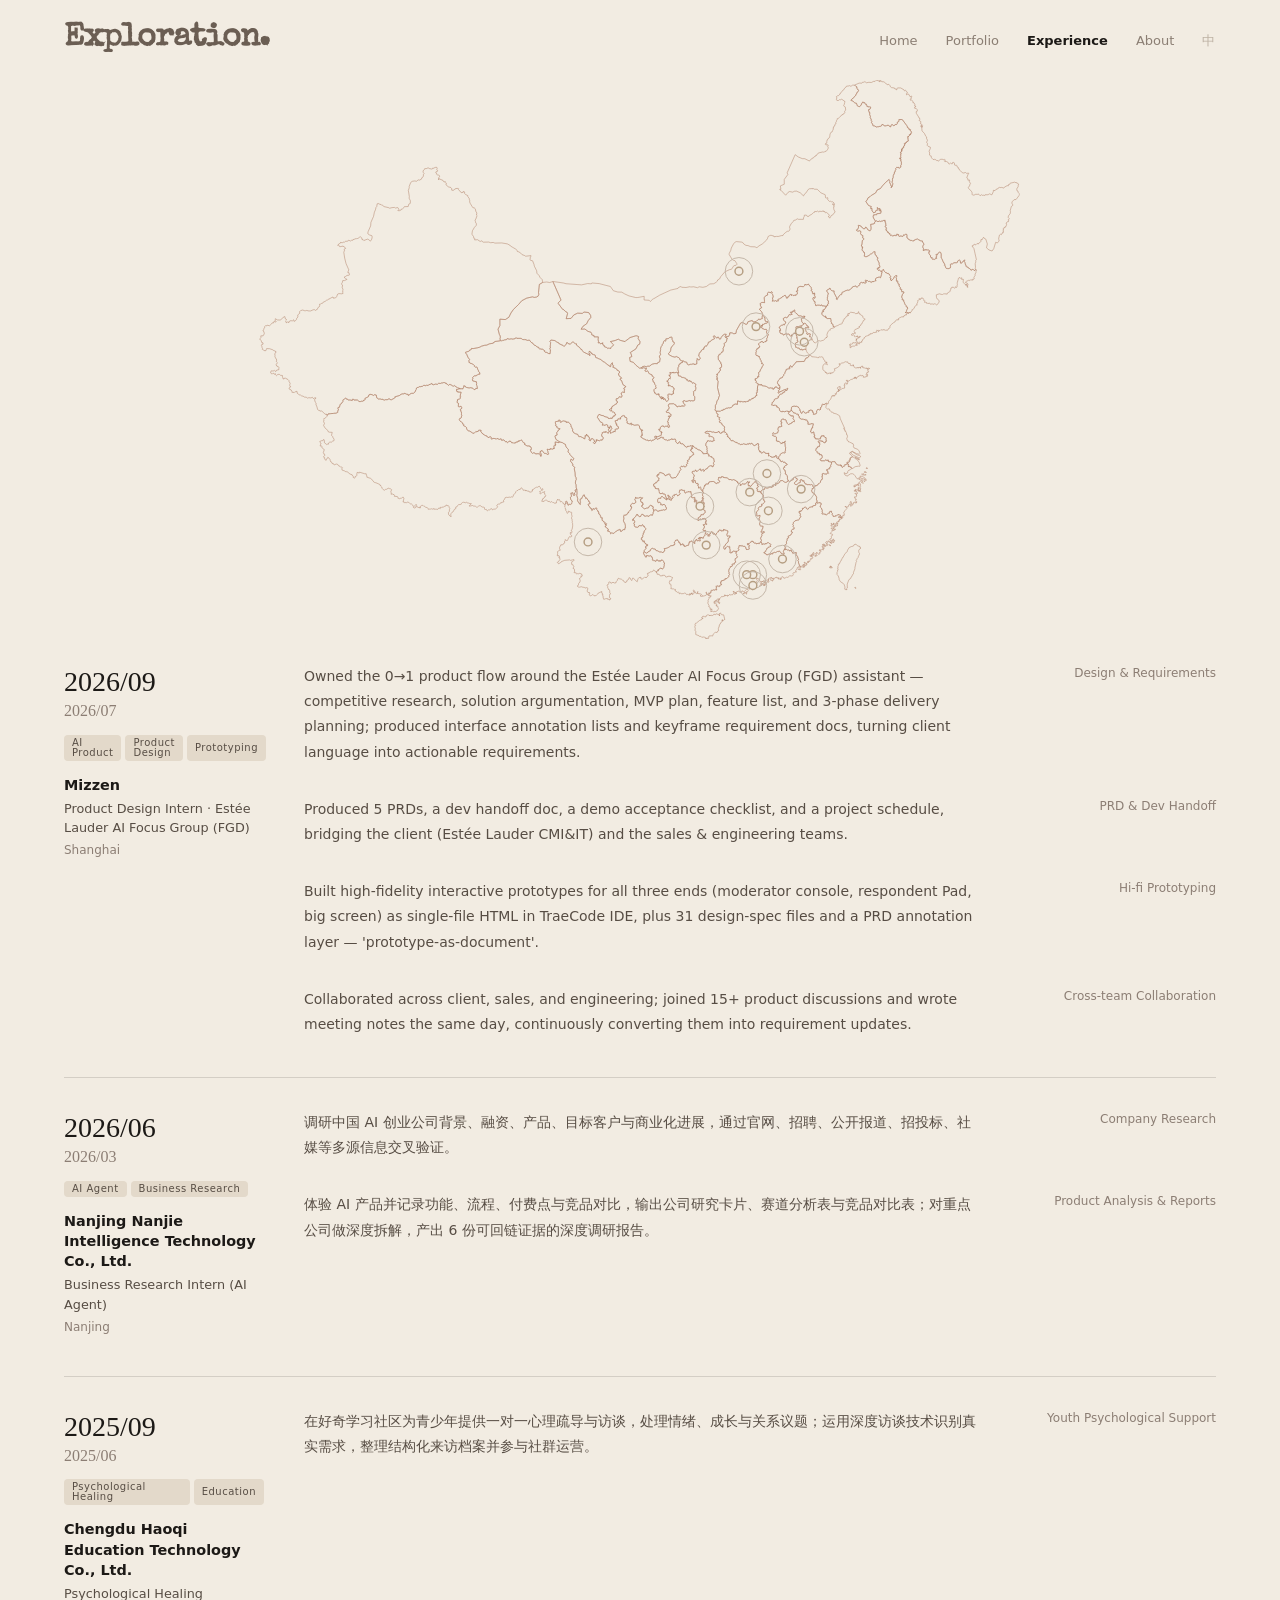
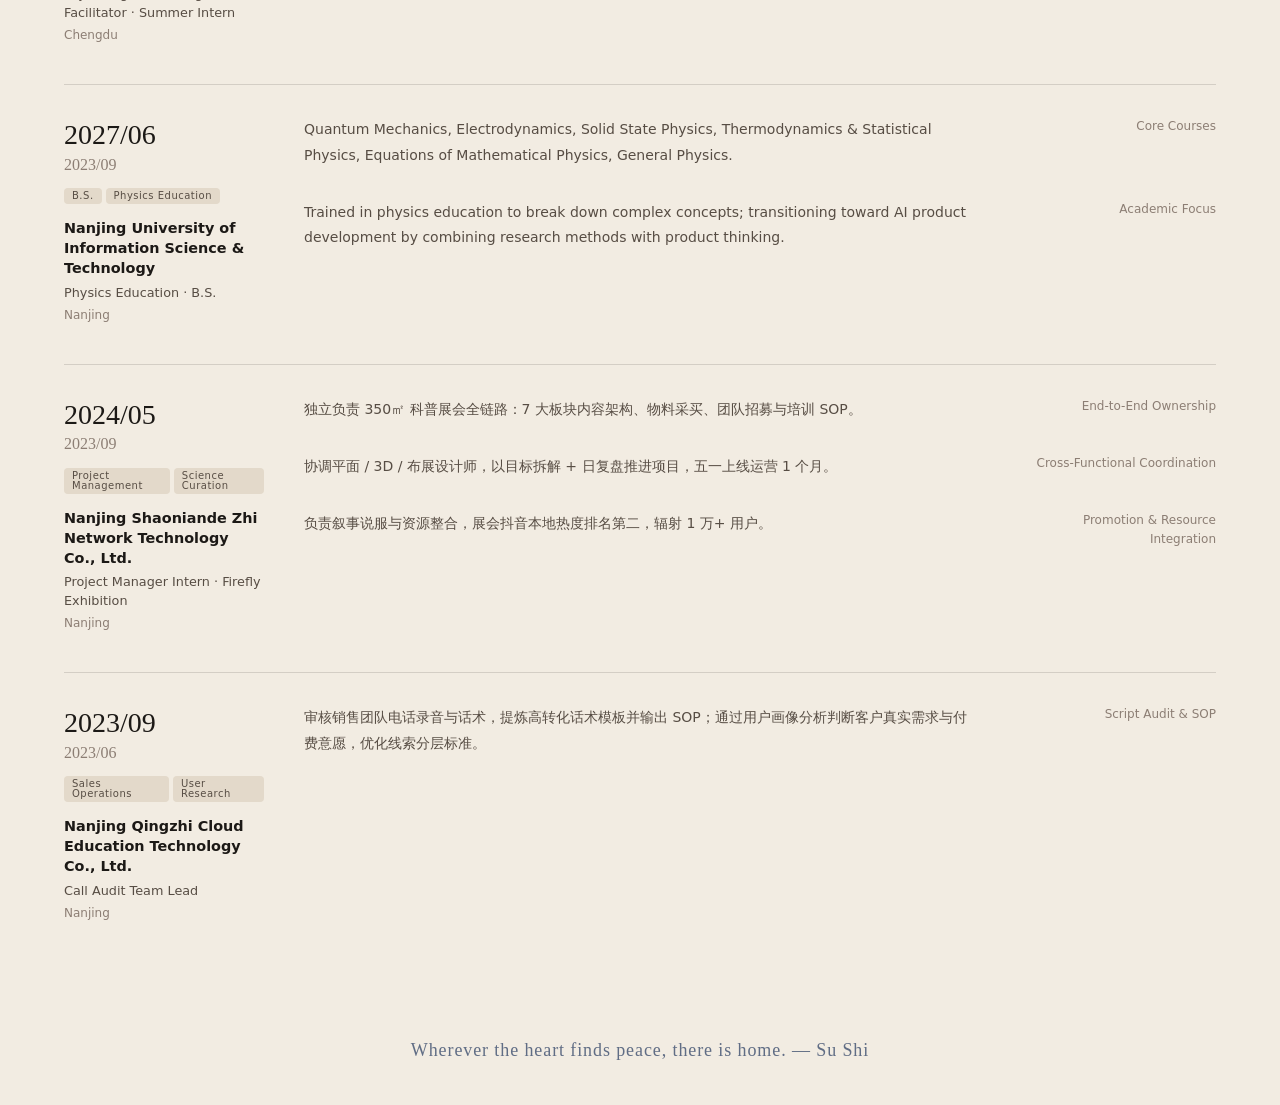
<file: experience.html>
<!DOCTYPE html>
<html lang="zh-CN">
<head>
  <meta charset="UTF-8">
  <meta name="viewport" content="width=device-width, initial-scale=1.0">
  <title data-i18n-doc-title="doc.experience.title">Experience</title>
  <meta name="description" content="Like a wild swan stepping on snow." data-i18n-meta-desc="doc.experience.desc">
  <link rel="preconnect" href="https://fonts.googleapis.com">
  <link rel="preconnect" href="https://fonts.gstatic.com" crossorigin>
  <link rel="stylesheet" href="https://fonts.googleapis.com/css2?family=Inter:wght@300;400;500;600&family=Ma+Shan+Zheng&display=swap" media="print" onload="this.media='all'">
  <noscript><link rel="stylesheet" href="https://fonts.googleapis.com/css2?family=Inter:wght@300;400;500;600&family=Ma+Shan+Zheng&display=swap"></noscript>
  <link rel="icon" type="image/svg+xml" href="assets/images/favicon.svg">
  <script>(function(){try{var n=performance.getEntriesByType&&performance.getEntriesByType('navigation')[0];if(n&&n.type==='back_forward')document.documentElement.classList.add('prefers-no-animation');}catch(e){}})();</script>
  <link rel="stylesheet" href="css/styles.css?v=157">
</head>
<body>
<!-- Page Transition Overlay -->
  <div class="transition-overlay"></div>

  <!-- Page Header -->
  <header class="page-header">
    <div class="page-header-inner">
      <h1 class="page-title animate-fade-in-up delay-1" data-i18n="page.experience.title">Exploration.</h1>
      <nav class="page-nav" aria-label="Primary">
        <a href="index.html" data-i18n="nav.home">Home</a>
        <a href="portfolio.html" data-i18n="nav.portfolio">Portfolio</a>
        <a href="experience.html" aria-current="page" data-i18n="nav.experience">Experience</a>
        <a href="about.html" data-i18n="nav.about">About</a>
        <button type="button" class="lang-toggle" aria-label="Switch to Chinese">中</button>
      </nav>
    </div>
  </header>

  <!-- Experience Page -->
  <div class="page experience-ariel">
    <div class="container" role="main" aria-label="Experience timeline">

      <!-- Hero / Map Section -->
      <section class="hero-section">
        <div class="map-container" id="experience-map">
          <div id="map-wrapper">
            <!-- Journey map SVG -->
            <svg class="world-map" viewBox="0 0 775 570" xmlns="http://www.w3.org/2000/svg">
              <image href="assets/images/ChinaMap.svg" width="775" height="570"/>
              <g id="map-markers"></g>
            </svg>
          </div>
        </div>
      </section>

      <!-- Experience List -->
      <div id="experience-list" class="experience-list"></div>
    </div>

    <p class="page-quote" data-i18n="experience.quote">Wherever the heart finds peace, there is home. — Su Shi</p>
  </div>

  <script defer src="js/data.js?v=141"></script>
  <script defer src="js/i18n.js?v=158"></script>
  <script defer src="js/transitions.js?v=139"></script>
  <script defer src="js/pages.js?v=140"></script>
  <script>
    document.addEventListener('DOMContentLoaded', function() {
      window.PianoApp.initTransitions();
      try {
        window.PianoApp.initMap();
      } catch(e) {
        if (window.location.hostname === 'localhost' || window.location.hostname === '127.0.0.1') {
          console.error('[Piano] initMap error:', e);
        }
      }
    });
  </script>
</body>
</html>
</file>
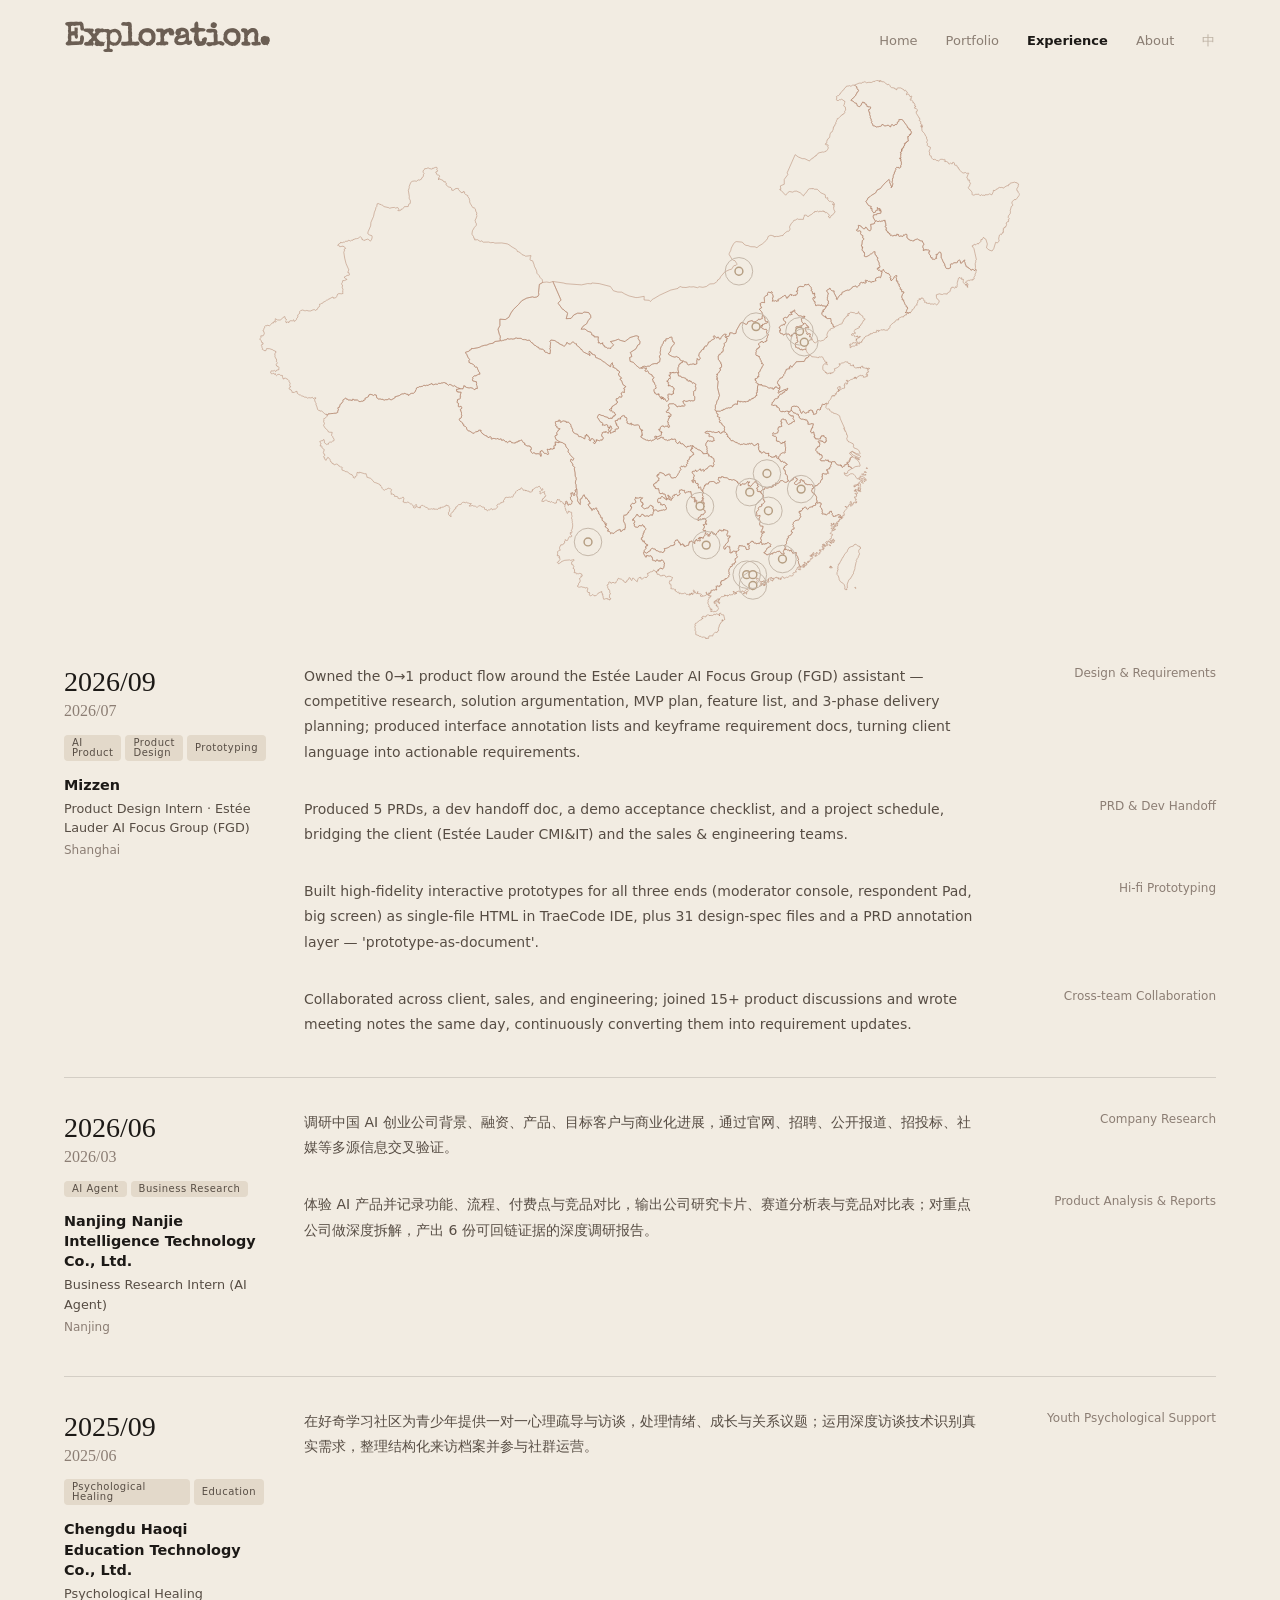
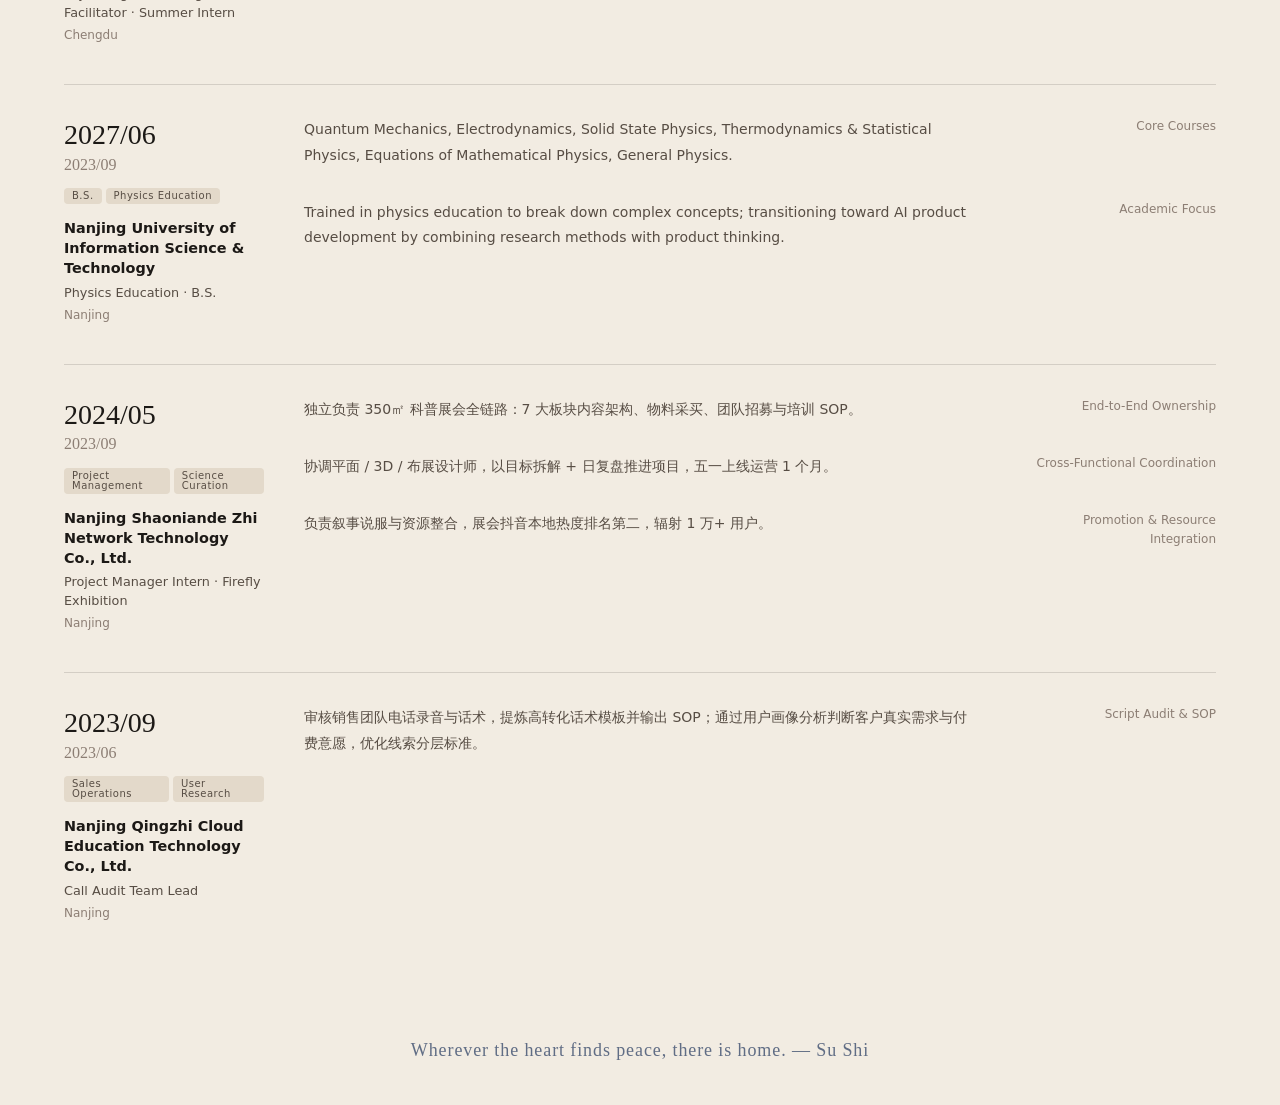
<file: lovegood-experience.html>
<!DOCTYPE html>
<html lang="zh-CN">
<head>
  <meta charset="UTF-8">
  <meta name="viewport" content="width=device-width, initial-scale=1.0">
  <title data-i18n-doc-title="doc.experience.title">Experience</title>
  <meta name="description" content="Like a wild swan stepping on snow." data-i18n-meta-desc="doc.experience.desc">
  <link rel="preconnect" href="https://fonts.googleapis.com">
  <link rel="preconnect" href="https://fonts.gstatic.com" crossorigin>
  <link href="https://fonts.googleapis.com/css2?family=Inter:wght@300;400;500;600&family=Ma+Shan+Zheng&display=swap" rel="stylesheet">
  <link rel="icon" type="image/svg+xml" href="assets/images/favicon.svg">
  <script>(function(){try{var n=performance.getEntriesByType&&performance.getEntriesByType('navigation')[0];if(n&&n.type==='back_forward')document.documentElement.classList.add('prefers-no-animation');}catch(e){}})();</script>
  <link rel="stylesheet" href="css/styles.css?v=149">
</head>
<body>
<!-- Page Transition Overlay -->
  <div class="transition-overlay"></div>

  <!-- Page Header -->
  <header class="page-header">
    <div class="page-header-inner">
      <h1 class="page-title animate-fade-in-up delay-1" data-i18n="page.experience.title">Exploration.</h1>
      <nav class="page-nav" aria-label="Primary">
        <a href="index.html" data-i18n="nav.home">Home</a>
        <a href="portfolio.html" data-i18n="nav.portfolio">Portfolio</a>
        <a href="experience.html" aria-current="page" data-i18n="nav.experience">Experience</a>
        <a href="about.html" data-i18n="nav.about">About</a>
        <button type="button" class="lang-toggle" aria-label="Switch to Chinese">中</button>
      </nav>
    </div>
  </header>

  <!-- Experience Page -->
  <div class="page experience-ariel">
    <div class="container" role="main" aria-label="Experience timeline">

      <!-- Hero / Map Section -->
      <section class="hero-section">
        <div class="map-container" id="experience-map">
          <div id="map-wrapper">
            <!-- Journey map SVG -->
            <svg class="world-map" viewBox="0 0 775 570" xmlns="http://www.w3.org/2000/svg">
              <image href="assets/images/ChinaMap.svg" width="775" height="570"/>
              <g id="map-markers"></g>
            </svg>
          </div>
        </div>
      </section>

      <!-- Experience List -->
      <div id="experience-list" class="experience-list"></div>
    </div>

    <p class="page-quote" data-i18n="experience.quote">Wherever the heart finds peace, there is home. — Su Shi</p>
  </div>

  <script src="js/data.js?v=136"></script>
  <script src="js/i18n.js?v=144"></script>
  <script src="js/transitions.js?v=135"></script>
  <script src="js/pages.js?v=135"></script>
  <script>
    document.addEventListener('DOMContentLoaded', function() {
      window.PianoApp.initTransitions();
      try {
        window.PianoApp.initMap();
      } catch(e) {
        if (window.location.hostname === 'localhost' || window.location.hostname === '127.0.0.1') {
          console.error('[Piano] initMap error:', e);
        }
      }
    });
  </script>
</body>
</html>
</file>
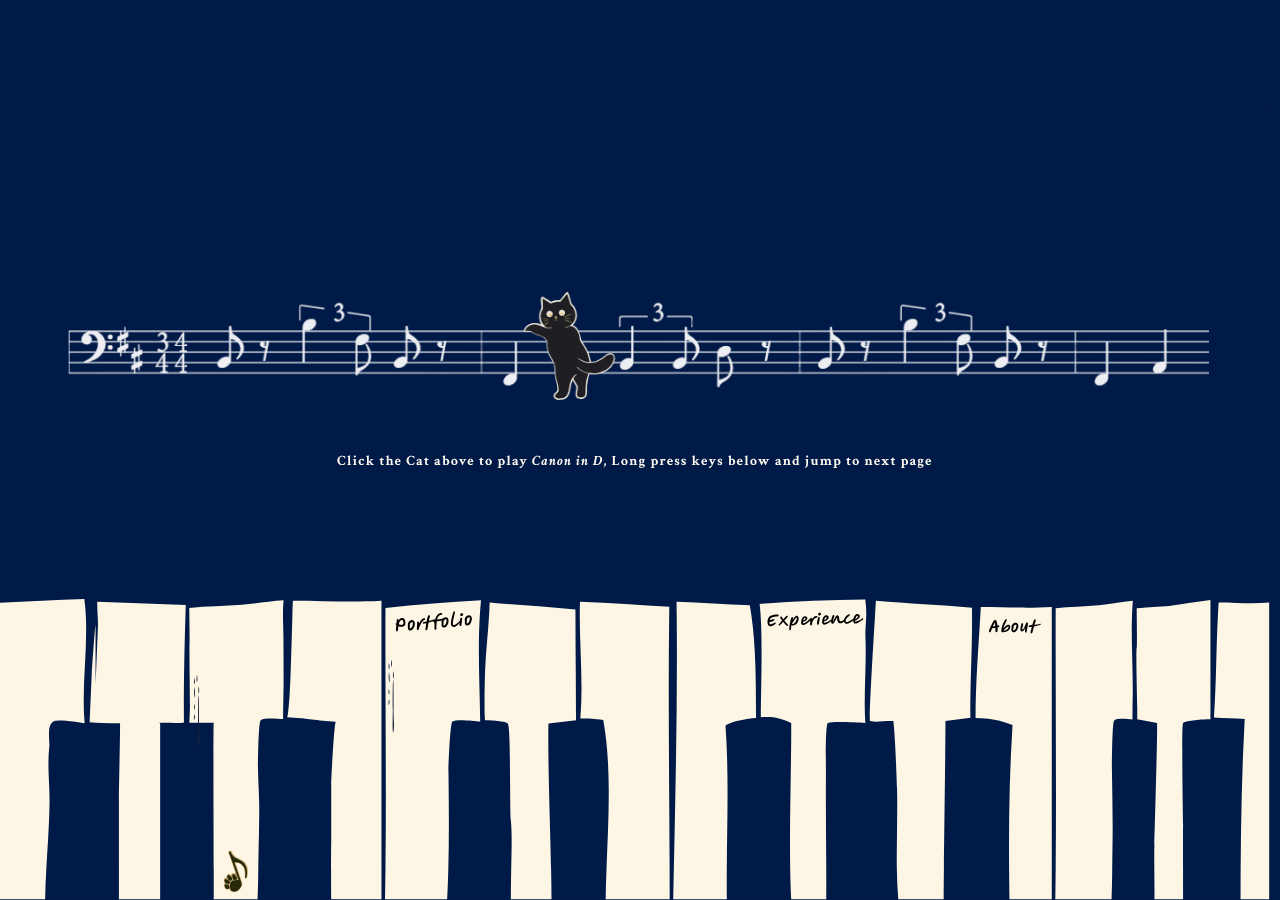
<file: lovegood-source.html>
<!DOCTYPE html>
<html lang="en">
<head>
  <meta charset="UTF-8">
  <meta name="viewport" content="width=device-width, initial-scale=1.0">
  <title>Piano</title>
  <meta name="description" content="寻找 Beatles">
  <link rel="icon" type="image/svg+xml" href="assets/images/favicon.svg">
  <link rel="preconnect" href="https://fonts.googleapis.com">
  <link rel="preconnect" href="https://fonts.gstatic.com" crossorigin>
  <link href="https://fonts.googleapis.com/css2?family=Inter:wght@300;400;500;600&family=Playfair+Display:wght@400;500;600;700&family=Caveat:wght@400;500;600&display=swap" rel="stylesheet">
  <script>(function(){try{var n=performance.getEntriesByType&&performance.getEntriesByType('navigation')[0];if(n&&n.type==='back_forward')document.documentElement.classList.add('prefers-no-animation');}catch(e){}})();</script>
  <link rel="stylesheet" href="css/styles.css?v=153">
</head>
<body class="landscape-page">
<!-- Page Transition Overlay -->
  <div class="transition-overlay"></div>

  <!-- Home Page -->
  <div class="page">
    <div class="page-content" role="main" aria-label="Piano keyboard interface">
      <!-- Piano Keyboard -->
      <div class="piano-wrapper">
        <div id="piano-keyboard" class="piano-container"></div>
      </div>
    </div>
  </div>

  <script src="js/data.js?v=136"></script>
  <script src="js/i18n.js?v=157"></script>
  <script src="js/audio.js?v=155"></script>
  <script src="js/transitions.js?v=135"></script>
  <script src="js/piano.js?v=154"></script>
  <script src="js/canon_data.js?v=135"></script>
  <script src="js/sequencer.js?v=135"></script>
  <script src="js/recorder.js?v=148"></script>
  <script src="js/playback.js?v=150"></script>
  <script src="js/falling-notes.js?v=10"></script>
  <script src="js/cat-menu.js?v=153"></script>
  <script src="js/builtin_songs.js?v=12"></script>
  <script src="js/community.js?v=163"></script>
  <script>
    document.addEventListener('DOMContentLoaded', function() {
      window.PianoApp.initTransitions();
      window.PianoApp.initPiano();
      window.PianoApp.initAudio();
    });
  </script>
</body>
</html>
</file>
<file: css/styles.css>
/* ─── Local Fonts ───────────────────────────── */
@font-face {
  font-family: 'Special Elite';
  font-style: normal;
  font-weight: 400;
  font-display: swap;
  src: url('../assets/fonts/SpecialElite.ttf') format('truetype');
}

/* ─── Design Tokens ─────────────────────────── */
:root {
  --deep-navy: #001A48;
  --deep-navy-light: #0a2255;
  --warm-ivory: #FEF6E4;
  --warm-ivory-dim: rgba(254, 246, 228, 0.7);
  --warm-ivory-faint: rgba(254, 246, 228, 0.4);
  --warm-ivory-ghost: rgba(254, 246, 228, 0.15);
  --accent-warm: #D4A574;
  --accent-warm-dim: rgba(212, 165, 116, 0.5);
  --accent-warm-faint: rgba(212, 165, 116, 0.22);
  --warm-beige: #F2ECE2;
  --text-dark: #1C1916;
  --text-muted: #8B7E73;
  --text-label: #6B5E53;
  --accent-teal: #2A7B72;
  --accent-rust: #9E6347;
  --accent-gold: #c49668;
  --accent-gray: #B5A899;
  --font-sans: 'Sintony', ui-sans-serif, system-ui, sans-serif;
  --font-serif: 'Oranienbaum', 'Noto Serif SC', ui-serif, Georgia, serif;
  --font-display: 'Oranienbaum', 'Noto Serif SC', ui-serif, Georgia, serif;
  --transition-smooth: cubic-bezier(0.4, 0, 0.2, 1);
}

/* ─── Reset ─────────────────────────────────── */
*, *::before, *::after {
  box-sizing: border-box;
  margin: 0;
  padding: 0;
}

html {
  scroll-behavior: smooth;
}

body {
  font-family: var(--font-sans);
  background: var(--deep-navy);
  color: var(--warm-ivory);
  line-height: 1.6;
  overflow-x: hidden;
  -webkit-font-smoothing: antialiased;
}

/* Sub-page body backgrounds eliminate flash during page load */
body:has(.page-warm) {
  background: var(--warm-beige);
}
body:has(.experience-ariel) {
  background: var(--warm-beige);
}

/* ─── SPA view containers ───────────────────────── */
#home-view:not(.active),
#page-view:not(.active) {
  display: none !important;
}

body.spa-home {
  background: var(--deep-navy) !important;
}

body.spa-home .home-view .page {
  padding-top: 0 !important;
  min-height: 100vh;
  display: flex;
  flex-direction: column;
}

a {
  color: inherit;
  text-decoration: none;
}

img {
  max-width: 100%;
  display: block;
}

/* ─── Utilities ─────────────────────────────── */
.sr-only {
  position: absolute;
  width: 1px;
  height: 1px;
  padding: 0;
  margin: -1px;
  overflow: hidden;
  clip: rect(0, 0, 0, 0);
  border: 0;
}

/* Scrollbar hide */
.scrollbar-hide {
  -ms-overflow-style: none;
  scrollbar-width: none;
}
.scrollbar-hide::-webkit-scrollbar {
  display: none;
}

/* ─── Layout ────────────────────────────────── */
.page {
  min-height: 100vh;
  display: flex;
  flex-direction: column;
  background: var(--deep-navy);
  position: relative;
  overflow: hidden;
}

.page-content {
  flex: 1;
  display: flex;
  flex-direction: column;
}

/* ─── Typography ────────────────────────────── */
.text-page-title {
  font-size: 0.875rem;
  font-weight: 300;
  letter-spacing: 0.3em;
  color: var(--warm-ivory-dim);
  text-transform: uppercase;
}

.text-serif {
  font-family: var(--font-serif);
}

/* ─── Page Transition Overlay ───────────────── */
.transition-overlay {
  position: fixed;
  inset: 0;
  z-index: 100;
  background: var(--deep-navy);
  pointer-events: none;
  opacity: 0;
  transition: opacity 0.5s var(--transition-smooth), transform 0.5s var(--transition-smooth);
}
.transition-overlay.active {
  opacity: 1;
  pointer-events: auto;
}
.transition-overlay.slide-left {
  transform: translateX(-30%);
}
.transition-overlay.scale {
  transform: scale(0.98);
}
/* ─── Page Reveal Transitions ───────────────── */

/* Forward: old page content shrinks to origin */
.page-content.exit-circle {
  transform-origin: var(--circle-origin, center);
  animation: pageExitCircle 0.8s var(--transition-smooth) forwards;
}
@keyframes pageExitCircle {
  0%   { transform: scale(1); opacity: 1; }
  100% { transform: scale(0); opacity: 0; }
}

/* Forward: background layer expands from origin */
.reveal-circle-bg {
  position: fixed;
  inset: 0;
  z-index: 100;
  background: #001A48;
  clip-path: circle(0% at var(--circle-origin, center));
  transition: clip-path 0.8s var(--transition-smooth);
}
.reveal-circle-bg.active {
  clip-path: circle(150% at var(--circle-origin, center));
}

/* Forward: old page content slides out to left */
.page-content.exit-slide-left {
  animation: pageExitSlideLeft 0.6s var(--transition-smooth) forwards;
}
@keyframes pageExitSlideLeft {
  0%   { transform: translateX(0); opacity: 1; }
  100% { transform: translateX(-20%); opacity: 0; }
}

/* Forward: background layer slides in from right */
.reveal-slide-bg {
  position: fixed;
  inset: 0;
  z-index: 100;
  background: #001A48;
  transform: translateX(100%);
  transition: transform 0.6s var(--transition-smooth);
}
.reveal-slide-bg.active {
  transform: translateX(0);
}

/* Reverse: old page layer shrinks to origin, new content emerges behind */
.exit-circle-layer {
  position: fixed;
  inset: 0;
  z-index: 101;
  background: #001A48;
  clip-path: circle(150% at var(--circle-origin, center));
  transition: clip-path 1.2s var(--transition-smooth), opacity 1.2s var(--transition-smooth);
}
.exit-circle-layer.active {
  clip-path: circle(0% at var(--circle-origin, center));
  opacity: 0;
}

.page-content.enter-circle {
  transform-origin: var(--circle-origin, center);
  animation: pageEnterCircle 1.2s var(--transition-smooth) forwards;
}
@keyframes pageEnterCircle {
  0%   { transform: scale(0.97); }
  100% { transform: scale(1); }
}

/* Reverse: old page layer slides out to right, new content slides in from left */
.exit-slide-layer {
  position: fixed;
  inset: 0;
  z-index: 101;
  background: #001A48;
  transition: transform 0.6s var(--transition-smooth), opacity 0.6s var(--transition-smooth);
}
.exit-slide-layer.active {
  transform: translateX(100%);
  opacity: 0;
}

.page-content.enter-slide-left {
  animation: pageEnterSlideLeft 0.6s var(--transition-smooth) forwards;
}
@keyframes pageEnterSlideLeft {
  0%   { transform: translateX(-3%); }
  100% { transform: translateX(0); }
}

/* ─── Fade In Animations ────────────────────── */
@keyframes fadeIn {
  from { opacity: 0; }
  to { opacity: 1; }
}
@keyframes fadeInUp {
  from { opacity: 0; transform: translateY(20px); }
  to { opacity: 1; transform: translateY(0); }
}
@keyframes fadeInDown {
  from { opacity: 0; transform: translateY(-10px); }
  to { opacity: 1; transform: translateY(0); }
}
@keyframes fadeOutUp {
  from { opacity: 1; transform: translateY(0); }
  to   { opacity: 0; transform: translateY(-6px); }
}
/* Floating-bar variants — preserve translateX(-50%) centering through the
   transition. The shared keyframes above clobber it because `transform` is a
   single property. */
@keyframes floatingBarOut {
  from { opacity: 1; transform: translateX(-50%) translateY(0); }
  to   { opacity: 0; transform: translateX(-50%) translateY(-6px); }
}
@keyframes overlayFadeOut {
  from { opacity: 1; }
  to   { opacity: 0; }
}

.animate-fade-in {
  opacity: 0;
  animation: fadeIn 0.6s ease-out forwards;
}
.animate-fade-in-up {
  opacity: 0;
  transform: translateY(20px);
  animation: fadeInUp 0.6s ease-out forwards;
}
.animate-fade-in-down {
  opacity: 0;
  transform: translateY(-10px);
  animation: fadeInDown 0.6s ease-out forwards;
}

/* Stagger delays */
.delay-1 { animation-delay: 0.1s; }
.delay-2 { animation-delay: 0.2s; }
.delay-3 { animation-delay: 0.3s; }
.delay-4 { animation-delay: 0.4s; }
.delay-5 { animation-delay: 0.5s; }
.delay-6 { animation-delay: 0.6s; }
.delay-7 { animation-delay: 0.7s; }
.delay-8 { animation-delay: 0.8s; }

/* ─── Piano Keyboard ────────────────────────── */
.piano-container {
  position: relative;
  width: 100%;
  touch-action: none;
}
.piano-svg {
  width: 100%;
  height: auto;
  display: block;
  overflow: visible;
}
.piano-key-group {
  cursor: pointer;
  -webkit-tap-highlight-color: transparent;
}
.piano-key-visual {
  transition: opacity 0.12s ease-out, transform 0.12s ease-out;
  transform-box: fill-box;
  transform-origin: center bottom;
}
.piano-key-visual.hover {
  opacity: 0.96;
}
.piano-key-visual.pressed {
  opacity: 0.9;
  transform: translateY(3px);
}
.piano-visual {
  will-change: transform;
}
.piano-interaction-layer {
  position: absolute;
  top: 0;
  left: 0;
  width: 100%;
  height: 100%;
}

/* ─── Key Preview Animation ─────────────────── */
.key-preview-animation {
  position: absolute;
  left: 0;
  bottom: 102%;
  transform: translateX(-50%);
  z-index: 50;
  pointer-events: none;
  opacity: 1;
  transition: opacity 120ms ease;
}
.key-preview-animation svg {
  display: block;
  max-height: 35vh;
  width: auto;
  filter: drop-shadow(0 0 6px rgba(254, 246, 227, 0.5)) drop-shadow(0 0 2px rgba(254, 246, 227, 0.3));
}
@media (max-height: 500px) {
  .key-preview-animation svg {
    max-height: 20vh;
  }
}
@media (max-width: 1024px) {
  .key-preview-animation svg {
    transform: scale(0.5);
    transform-origin: bottom center;
  }
}
.key-preview-animation path[data-anim-type="fill"] {
  opacity: 0;
  transition: opacity 200ms ease;
}
.key-preview-animation path[data-anim-type="fill"].revealed {
  opacity: 1;
}

/* ─── Portfolio ─────────────────────────────── */
.page-title {
  font-family: 'Special Elite', 'Courier New', 'Courier', monospace;
  font-size: clamp(32px, 5vw, 48px);
  font-weight: bold;
  letter-spacing: -1px;
  line-height: 1.2;
  margin-bottom: 0;
  color: var(--text-label);
  text-align: left;
  position: relative;
  z-index: 10;
}

/* Chinese-mode page title: brushed calligraphy for a literary feel.
   Special Elite reads as a typewriter and looks plain on Han characters,
   so swap to a Chinese display face when the doc is in zh. Font-size and
   letter-spacing are left to the base + header rules so the layout stays. */
html[data-lang="zh"] .page-title {
  font-family: 'Ma Shan Zheng', 'LXGW WenKai', 'STXingkai', '华文行楷', 'KaiTi', '楷体', 'Noto Serif SC', serif;
  font-weight: 400;
  letter-spacing: 0.04em;
}

.page-warm .container {
  max-width: 1200px;
  margin: 0 auto;
  padding: 0 24px;
  width: 100%;
}

.page-warm .page-title {
  padding-top: 0.5rem;
}

.portfolio-epilogue {
  text-align: center;
  padding: clamp(3rem, 8vh, 5rem) 24px;
  font-family: 'LXGW WenKai', serif;
  font-size: clamp(1.25rem, 3vw, 1.75rem);
  letter-spacing: 0.1em;
  color: var(--warm-ivory-dim);
}

/* Showcase: editorial magazine layout */
.portfolio-showcase {
  flex: 1;
  display: flex;
  flex-direction: column;
  gap: clamp(5rem, 12vh, 10rem);
  padding: 0 24px 6rem;
  max-width: 1200px;
  margin: 0 auto;
  width: 100%;
}

.project-piece {
  display: grid;
  grid-template-columns: 1fr 1fr;
  gap: clamp(2rem, 5vw, 4rem);
  align-items: center;
  min-height: 50vh;
}

.project-piece--mirrored {
  direction: rtl;
}
.project-piece--mirrored > * {
  direction: ltr;
}

.project-visual {
  position: relative;
  overflow: hidden;
  border-radius: 12px;
  box-shadow: 0 4px 24px rgba(0, 0, 0, 0.18), 0 1px 4px rgba(0, 0, 0, 0.08);
  transition: box-shadow 0.4s ease, transform 0.4s ease;
}
.project-piece:hover .project-visual {
  box-shadow: 0 12px 40px rgba(0, 0, 0, 0.25), 0 2px 8px rgba(0, 0, 0, 0.1);
}
.project-visual img {
  width: 100%;
  height: auto;
  display: block;
  transition: transform 0.8s cubic-bezier(0.4, 0, 0.2, 1);
}
.project-piece:hover .project-visual img {
  transform: scale(1.03);
}

.project-info {
  display: flex;
  flex-direction: column;
  gap: 1.25rem;
  padding: 1rem 0;
}

.project-meta {
  font-size: 0.75rem;
  font-weight: 700;
  letter-spacing: 0.12em;
  text-transform: uppercase;
  color: var(--accent-warm);
}

.project-info h2 {
  font-family: 'Special Elite', 'LXGW WenKai', serif;
  font-size: clamp(1.5rem, 3vw, 2.25rem);
  font-weight: 400;
  line-height: 1.2;
  color: var(--warm-ivory);
}

.project-info p {
  font-family: 'LXGW WenKai', serif;
  font-size: 0.9375rem;
  line-height: 1.7;
  color: var(--warm-ivory-dim);
  max-width: 42ch;
}

.project-tech {
  display: flex;
  flex-wrap: wrap;
  gap: 0.5rem;
}

.project-info p a {
  color: var(--accent-warm);
  text-decoration: underline;
  text-underline-offset: 2px;
  transition: color 0.2s ease;
}
.project-info p a:hover {
  color: var(--warm-ivory);
}

.project-link {
  display: inline-flex;
  align-items: center;
  gap: 0.5rem;
  font-size: 0.875rem;
  font-weight: 700;
  color: var(--accent-warm);
  transition: color 0.3s ease;
  margin-top: 0.5rem;
}
.project-link:hover {
  color: var(--warm-ivory);
}
.project-link svg {
  transition: transform 0.3s ease;
}
.project-link:hover svg {
  transform: translate(2px, -2px);
}

/* ─── Project Image Slider ──────────────────── */
.project-visual--slider {
  position: relative;
  overflow: hidden;
  cursor: grab;
  touch-action: pan-y;
}
.project-visual--slider:active {
  cursor: grabbing;
}
.project-slider-track {
  display: flex;
  width: 100%;
  transition: transform 0.45s cubic-bezier(0.4, 0, 0.2, 1);
}
.project-slider-slide {
  flex: 0 0 100%;
  width: 100%;
}
.project-slider-slide img {
  width: 100%;
  height: 100%;
  object-fit: cover;
  display: block;
  aspect-ratio: 16 / 10;
}
.project-slider-btn {
  position: absolute;
  top: 50%;
  transform: translateY(-50%);
  width: 36px;
  height: 36px;
  border: none;
  border-radius: 50%;
  background: rgba(242, 236, 226, 0.85);
  color: var(--text-dark);
  display: flex;
  align-items: center;
  justify-content: center;
  cursor: pointer;
  opacity: 0;
  transition: opacity 0.25s ease, background 0.2s ease, transform 0.2s ease;
  z-index: 5;
  box-shadow: 0 2px 8px rgba(28, 25, 22, 0.12);
}
.project-visual--slider:hover .project-slider-btn {
  opacity: 1;
}
.project-slider-btn:hover {
  background: var(--warm-ivory);
  transform: translateY(-50%) scale(1.05);
}
.project-slider-btn--prev { left: 12px; }
.project-slider-btn--next { right: 12px; }
.project-slider-dots {
  position: absolute;
  bottom: 12px;
  left: 50%;
  transform: translateX(-50%);
  display: flex;
  gap: 8px;
  z-index: 5;
}
.project-slider-dot {
  width: 8px;
  height: 8px;
  border-radius: 50%;
  border: none;
  padding: 0;
  background: rgba(242, 236, 226, 0.5);
  cursor: pointer;
  transition: background 0.2s ease, transform 0.2s ease;
}
.project-slider-dot.active {
  background: var(--warm-ivory);
  transform: scale(1.2);
}
.project-slider-dot:hover {
  background: var(--warm-ivory);
}

@media (max-width: 640px) {
  .project-slider-btn {
    width: 32px;
    height: 32px;
    opacity: 1;
  }
  .project-slider-btn--prev { left: 8px; }
  .project-slider-btn--next { right: 8px; }
}


/* ─── About ─────────────────────────────────── */
.about-container {
  flex: 1;
  display: flex;
  flex-direction: column;
  align-items: center;
  max-width: 1200px;
  margin: 0 auto;
  padding: 4rem 1.5rem 3rem;
  width: 100%;
  text-align: center;
}

/* Hero: left text + right avatar */
.about-hero {
  display: grid;
  grid-template-columns: 1fr 250px;
  gap: 1.25rem 4rem;
  align-items: start;
  width: 100%;
  text-align: left;
}
.about-hero > .about-name {
  grid-column: 1;
  text-align: left;
  margin-bottom: 0;
}
.about-hero > .about-typewriter {
  grid-column: 1;
  margin-bottom: 0;
}
.about-hero > .about-handwriting {
  grid-column: 1;
  margin-bottom: 0;
  overflow: hidden;
  width: fit-content;
}
.about-hero > .about-avatar {
  grid-column: 2;
  grid-row: 1 / span 3;
  align-self: start;
  justify-self: center;
  width: 200px;
  height: auto;
  border-radius: 0;
  border: none;
  box-shadow: none;
  margin-top: -0.5rem;
  margin-bottom: 0;
}

/* Lower section: bio + social, full width */
.about-hero > .about-bio {
  grid-column: 1 / span 2;
  margin-top: 1.25rem;
  margin-bottom: 0;
}
.about-hero > .about-bio p {
  text-align: left;
}
.about-hero > .about-social {
  grid-column: 1 / span 2;
  margin-bottom: 0;
}

.about-avatar {
  width: 120px;
  height: 120px;
  border-radius: 50%;
  overflow: hidden;
  margin-bottom: 2rem;
}
.about-avatar img {
  width: 100%;
  height: 100%;
  object-fit: cover;
}
.about-name {
  font-family: var(--font-serif);
  font-size: clamp(1.5rem, 3.5vw, 2.5rem);
  font-weight: 400;
  color: var(--warm-ivory);
  margin-bottom: 3.5rem;
}
.about-bio {
  margin-bottom: 2rem;
}
.about-bio p {
  font-size: 1rem;
  color: var(--warm-ivory-dim);
  line-height: 1.85;
  margin-bottom: 1.25rem;
}
.about-bio a {
  color: var(--accent-warm);
  text-decoration: underline;
  text-underline-offset: 2px;
}
.about-bio a:hover {
  opacity: 0.8;
}
.about-social {
  display: flex;
  gap: 2rem;
}
.about-social a {
  font-size: 0.875rem;
  color: var(--warm-ivory-faint);
  transition: color 0.3s ease;
}
.about-social a:hover {
  color: var(--warm-ivory);
}
.social-item {
  position: relative;
  cursor: default;
  font-size: 0.875rem;
  color: var(--warm-ivory-faint);
  transition: color 0.3s ease;
}
.social-copy {
  cursor: pointer;
  user-select: none;
}
.social-item:hover {
  color: var(--warm-ivory);
}
.social-tooltip {
  position: absolute;
  bottom: 100%;
  left: 50%;
  transform: translateX(-50%);
  margin-bottom: 6px;
  opacity: 0;
  visibility: hidden;
  transition: opacity 0.25s ease, visibility 0.25s ease;
  pointer-events: none;
  z-index: 10;
}
.social-item:hover .social-tooltip,
.social-item.active .social-tooltip {
  opacity: 1;
  visibility: visible;
}
.social-tooltip.tooltip-right {
  left: 100%;
  bottom: auto;
  top: 50%;
  right: auto;
  transform: translateY(-50%);
  margin-left: 8px;
  margin-bottom: 0;
}
.social-tooltip img {
  display: block;
  max-width: 100px;
  max-height: 100px;
  border-radius: 8px;
}
.social-tooltip span {
  white-space: nowrap;
  font-size: 0.8rem;
  color: var(--warm-ivory);
}

/* Typewriter */
.about-typewriter {
  font-family: 'Courier New', Courier, monospace;
  font-size: 1rem;
  line-height: 2.2;
  letter-spacing: 0.08em;
  color: var(--warm-ivory-dim);
}
.typewriter-text {
  display: inline;
  border-right: 2px solid transparent;
}

/* Handwriting */
.handwriting-text {
  font-family: 'Dancing Script', 'STXingkai', '华文行楷', 'KaiTi', '楷体', 'Brush Script MT', cursive;
  font-size: 1.5rem;
  color: var(--accent-warm);
  display: inline-block;
  white-space: nowrap;
  clip-path: inset(0 100% 0 0);
}
.about-stagger.active .handwriting-text {
  animation: handwriting-reveal 1.5s ease-in-out 0.8s forwards;
}

@keyframes blink-caret {
  0%, 100% { border-color: transparent; }
  50% { border-color: var(--accent-warm); }
}
@keyframes handwriting-reveal {
  to { clip-path: inset(0 0 0 0); }
}

/* About stagger animation */
.about-stagger > * {
  opacity: 0;
  transform: translateY(20px);
}
.about-stagger.active > *:nth-child(1) { animation: fadeInUp 0.6s ease-out 0.2s forwards; }
.about-stagger.active > *:nth-child(2) { animation: fadeInUp 0.6s ease-out 0.4s forwards; }
.about-stagger.active > *:nth-child(3) { animation: fadeInUp 0.6s ease-out 0.6s forwards; }
.about-stagger.active > *:nth-child(4) { animation: fadeInUp 0.6s ease-out 0.8s forwards; }
.about-stagger.active > *:nth-child(5) { animation: fadeInUp 0.6s ease-out 1.0s forwards; }
.about-stagger.active > *:nth-child(6) { animation: fadeInUp 0.6s ease-out 1.2s forwards; }

/* ─── Tag Pill (shared) ─────────────────────── */
.tag-pill {
  font-size: 0.75rem;
  padding: 0.25rem 0.5rem;
  border-radius: 999px;
  border: 1px solid var(--warm-ivory-ghost);
  color: var(--warm-ivory-dim);
}

/* ─── Mobile / Desktop Display ──────────────── */
.desktop-only { display: none; }
@media (min-width: 641px) {
  .desktop-only { display: flex; }
  .mobile-only { display: none; }
}

/* Piano wrapper for flex layout */
.piano-wrapper {
  width: 100%;
  min-height: 140px;
  flex-shrink: 0;
  position: relative;
  margin-top: auto;
}
/* ─── Vinyl Cursor ──────────────────────────── */
@keyframes vinylSpin {
  from { transform: rotate(0deg); }
  to { transform: rotate(360deg); }
}

body.vinyl-cursor-active,
body.vinyl-cursor-active * {
  cursor: none !important;
}

/* ─── China Map ─────────────────────────────── */
.china-map-svg {
  width: 100%;
  height: 100%;
}
.china-map-svg path {
  stroke: rgba(254, 246, 228, 0.15);
  stroke-width: 0.3;
  fill: none;
  shape-rendering: geometricPrecision;
}

/* ─── Toast Notification ──────────────────────── */
.toast-notification {
  position: fixed;
  top: 24px;
  left: 50%;
  transform: translateX(-50%) translateY(-12px);
  z-index: 2000;
  padding: 10px 20px;
  background: rgba(34, 197, 94, 0.15);
  border: 1px solid rgba(34, 197, 94, 0.3);
  border-radius: 10px;
  backdrop-filter: blur(8px);
  color: #22c55e;
  font-size: 14px;
  font-weight: 500;
  font-family: inherit;
  white-space: nowrap;
  pointer-events: none;
  opacity: 0;
  transition: opacity 0.3s ease, transform 0.3s ease;
}
.toast-notification.toast-visible {
  opacity: 1;
  transform: translateX(-50%) translateY(0);
}

/* ─── Reduced Motion ────────────────────────── */
/* Back/forward navigation: skip entrance animations */
.prefers-no-animation .animate-fade-in-up,
.prefers-no-animation .animate-fade-in-down,
.prefers-no-animation .animate-fade-in {
  animation: none !important;
  opacity: 1 !important;
  transform: none !important;
}

@media (prefers-reduced-motion: reduce) {
  *, *::before, *::after {
    animation-duration: 0.01ms !important;
    animation-iteration-count: 1 !important;
    transition-duration: 0.01ms !important;
  }
}

/* ================= ArielMu Experience Page ================= */

/* Base overrides for experience page */
.experience-ariel {
  --exp-bg: #F2ECE2;
  --exp-bg-map: #E3D9CA;
  --exp-ink: #1C1916;
  --exp-ink-mid: #574D44;
  --exp-ink-muted: #8C7E74;
  --exp-accent: #9E6347;
  --exp-border: rgba(28, 25, 22, 0.14);
  background: var(--exp-bg);
  color: var(--exp-ink);
  min-height: 100vh;
}


.experience-ariel .container {
  max-width: 1200px;
  margin: 0 auto;
  padding: 0 24px 18px;
  position: relative;
}

/* Hero / Map Section */
.experience-ariel .hero-section {
  position: relative;
  margin-top: 0;
  margin-bottom: 24px;
}

.experience-ariel .map-container {
  position: relative;
  width: 100%;
  height: 560px;
  margin-top: 0;
  z-index: 1;
  overflow: hidden;
  display: flex;
  justify-content: center;
  align-items: center;
  background: var(--exp-bg);
}

.experience-ariel #map-wrapper {
  position: relative;
  display: inline-block;
  width: 100%;
  height: 100%;
  z-index: 1;
}

.experience-ariel .world-map {
  width: 100%;
  height: 100%;
  object-fit: contain;
  opacity: 0.8;
  display: block;
}



/* SVG Map Markers — fade-in reveal */
.experience-ariel .svg-marker {
  cursor: pointer;
  opacity: 0;
  animation: markerReveal 0.6s ease forwards;
}

@keyframes markerReveal {
  0%   { opacity: 0; }
  100% { opacity: 1; }
}

.experience-ariel .marker-pulse {
  animation: markerPulseAriel 2.4s ease-in-out infinite;
  animation-delay: inherit;
}
@keyframes markerPulseAriel {
  0%, 100% { stroke-width: 1; opacity: 0.35; r: 10; }
  50% { stroke-width: 0.3; opacity: 0; r: 22; }
}

.experience-ariel .marker-dot {
  transition: fill 0.2s ease, transform 0.2s ease;
  transform-box: fill-box;
  transform-origin: center;
}

.experience-ariel .marker-label {
  opacity: 0;
  transition: opacity 0.25s ease;
  pointer-events: none;
}

/* Experience List */
.experience-ariel .experience-list {
  display: flex;
  flex-direction: column;
  gap: 32px;
  margin-bottom: 80px;
}

.experience-ariel .experience-item {
  display: grid;
  grid-template-columns: 200px 1fr;
  column-gap: 40px;
  align-items: start;
  border-bottom: 1px solid var(--exp-border, rgba(0, 0, 0, 0.08));
  padding-bottom: 40px;
}

.experience-ariel .experience-item:last-child {
  border-bottom: none;
  padding-bottom: 0;
}

/* Left Column */
.experience-ariel .col-left {
  font-size: 16px;
  line-height: 1.5;
  display: flex;
  flex-direction: column;
  gap: 4px;
  align-items: flex-start;
}

/* Dates: end date (large) + start date (small) — tightly grouped */
.experience-ariel .col-dates {
  display: flex;
  flex-direction: column;
  gap: 0;
}

.experience-ariel .col-date-end {
  font-family: var(--font-serif);
  font-size: 1.75rem;
  line-height: 1.3;
  color: var(--exp-ink);
}

.experience-ariel .col-date-start {
  font-family: var(--font-serif);
  font-size: 1rem;
  line-height: 1.4;
  color: var(--exp-ink-muted);
}

/* Tag — separated from dates, lighter style */
.experience-ariel .col-left .tag {
  /* margin handled by .tag-row */
}

/* Org / Position / City — tightly grouped */
.experience-ariel .company-name {
  font-size: 0.9rem;
  font-weight: 600;
  color: var(--exp-ink);
  line-height: 1.4;
  margin-top: 10px;
}

.experience-ariel .col-position {
  font-size: 0.8rem;
  color: var(--exp-ink-mid);
  line-height: 1.5;
}

.experience-ariel .col-city {
  font-size: 0.75rem;
  color: var(--exp-ink-muted);
  line-height: 1.5;
}

.experience-ariel .tag {
  display: inline-flex;
  align-items: center;
  gap: 5px;
  border: none;
  border-radius: 4px;
  padding: 3px 8px;
  font-size: 10px;
  color: var(--exp-ink-mid);
  line-height: 1;
  box-sizing: border-box;
  letter-spacing: 0.05em;
  background: var(--exp-bg-map);
}

.experience-ariel .tag-row {
  display: flex;
  flex-wrap: nowrap;
  gap: 4px;
  margin-top: 8px;
}

/* Right Column */
.experience-ariel .col-content {
  display: flex;
  flex-direction: column;
  gap: 32px;
}

/* Job Item */
.experience-ariel .job-item {
  display: grid;
  grid-template-columns: 1fr 200px;
  gap: 40px;
  align-items: flex-start;
  transition: opacity 0.3s ease;
}

.experience-ariel .experience-list:hover .job-item {
  opacity: 0.5;
}

.experience-ariel .job-item:hover {
  opacity: 1 !important;
}

.experience-ariel .job-desc {
  font-size: 14px;
  line-height: 1.8;
  color: var(--exp-ink-mid);
}

.experience-ariel .job-desc > div > * {
  margin: 0 0 0.6em 0;
}
.experience-ariel .job-desc > div > *:last-child {
  margin-bottom: 0;
}

.experience-ariel .job-desc ul {
  padding-left: 1.2em;
  margin: 0.4em 0;
}
.experience-ariel .job-desc li {
  margin-bottom: 0.3em;
}
.experience-ariel .job-desc li:last-child {
  margin-bottom: 0;
}

.experience-ariel .job-desc strong,
.experience-ariel .job-desc b {
  color: var(--exp-ink);
  font-weight: 600;
}

.experience-ariel .job-desc a {
  color: var(--accent-warm);
  text-decoration: underline;
  text-underline-offset: 2px;
  transition: color 0.2s ease;
}
.experience-ariel .job-desc a:hover {
  color: var(--exp-ink);
}

.experience-ariel .job-role {
  text-align: right;
}

.experience-ariel .role-zh {
  font-family: var(--font-sans);
  font-size: 15px;
  font-weight: 600;
  display: block;
  color: var(--exp-ink);
  margin-bottom: 4px;
}

.experience-ariel .role-en {
  font-size: 12px;
  color: var(--exp-ink-muted);
  display: block;
}

/* Responsive - Tablet (640px - 1024px) */
@media (max-width: 1024px) {
  .experience-ariel .job-item {
    grid-template-columns: 1fr 150px;
    gap: 20px;
  }
}

@media (max-width: 640px) {
  .page-title {
    font-size: 36px;
  }

  .experience-ariel .experience-list {
    gap: 24px;
  }

  .experience-ariel .experience-item {
    grid-template-columns: 1fr;
    padding-bottom: 24px;
  }

  .experience-ariel .experience-item:last-child {
    padding-bottom: 0;
  }

  .experience-ariel .col-left {
    display: flex;
    flex-direction: row;
    flex-wrap: wrap;
    gap: 6px 12px;
    align-items: baseline;
    margin-bottom: 16px;
  }

  /* 第一行：机构名 + 日期 */
  .experience-ariel .company-name {
    order: 1;
    margin-top: 0;
    font-size: 1rem;
    font-weight: 600;
    flex: 1 1 auto;
    width: auto;
  }

  .experience-ariel .col-dates {
    order: 2;
    flex-direction: row;
    align-items: baseline;
    gap: 6px;
    flex: 0 0 auto;
    flex-shrink: 0;
  }

  .experience-ariel .col-date-end {
    font-size: 1.1rem;
  }

  .experience-ariel .col-date-start {
    font-size: 0.8rem;
  }

  /* 强制换行 */
  .experience-ariel .col-left::after {
    content: "";
    flex: 0 0 100%;
    height: 0;
    order: 2;
  }

  /* 第二行：职位 · 地点 · tags */
  .experience-ariel .col-position {
    order: 3;
    font-size: 0.8rem;
    color: var(--exp-ink-mid);
    flex: 0 0 auto;
  }

  .experience-ariel .col-city {
    order: 4;
    font-size: 0.8rem;
    color: var(--exp-ink-muted);
    flex: 0 0 auto;
  }

  .experience-ariel .col-city::before {
    content: " · ";
  }

  .experience-ariel .tag-row {
    order: 5;
    margin-top: 0;
    width: auto;
    flex: 0 0 auto;
    flex-wrap: nowrap;
  }

  .experience-ariel .tag-row::before {
    content: " · ";
    font-size: 0.8rem;
    color: var(--exp-ink-muted);
    margin-right: 4px;
  }

  .experience-ariel .job-item {
    display: flex;
    flex-direction: column-reverse;
    gap: 14px;
  }

  .experience-ariel .job-role {
    display: flex;
    justify-content: space-between;
    align-items: baseline;
    text-align: left;
    gap: 8px;
  }

  .experience-ariel .role-zh {
    display: inline;
    margin-bottom: 0;
  }

  .experience-ariel .role-en {
    display: inline;
  }

  .experience-ariel .experience-list:hover .job-item {
    opacity: 1;
  }

  .experience-ariel .map-container {
    height: 360px;
    background-position: center center;
    background-size: 475px auto;
  }
}

/* ─── Warm Theme (Portfolio, About) ─────────── */
.page-warm {
  --deep-navy: #F2ECE2;
  --deep-navy-light: #E3D9CA;
  --warm-ivory: #1C1916;
  --warm-ivory-dim: #574D44;
  --warm-ivory-faint: rgba(28, 25, 22, 0.35);
  --warm-ivory-ghost: rgba(28, 25, 22, 0.12);
  --accent-warm: #2A7B72;
  background: #F2ECE2;
  color: #1C1916;
}
@media (max-width: 640px) {
  .page-title {
    font-size: 28px;
  }
}


/* Portfolio warm overrides */
.page-warm .project-visual {
  box-shadow: 0 4px 20px rgba(28, 25, 22, 0.1), 0 1px 4px rgba(28, 25, 22, 0.06);
}
.page-warm .project-piece:hover .project-visual {
  box-shadow: 0 8px 32px rgba(28, 25, 22, 0.14), 0 2px 8px rgba(28, 25, 22, 0.08);
}
.page-warm .tag-pill {
  border-color: var(--warm-ivory-ghost);
  color: var(--warm-ivory-dim);
}
.page-warm .portfolio-epilogue {
  color: #574D44;
}

@media (max-width: 640px) {
  .project-piece {
    grid-template-columns: 1fr;
    gap: 1.5rem;
    min-height: auto;
  }
  .project-piece--mirrored {
    direction: ltr;
  }
  .project-info {
    padding: 0;
    gap: 1rem;
  }
  .project-info h2 {
    font-size: 1.5rem;
  }
  .project-visual {
    order: -1;
  }
  .project-link {
    min-height: 44px;
    padding: 10px 0;
  }
}

/* About page responsive */
@media (max-width: 900px) {
  .about-hero {
    grid-template-columns: 1fr 200px;
    gap: 0 2rem;
  }
  .about-hero > .about-avatar {
    width: 200px;
    height: 200px;
  }
}

@media (max-width: 640px) {
  .about-container {
    padding: 2rem 1rem 2rem;
  }
  .about-hero {
    display: flex;
    flex-direction: column;
    align-items: center;
    text-align: left;
    gap: 1.25rem;
  }
  .about-hero > .about-name {
    text-align: left;
    width: 100%;
  }
  .about-hero > .about-typewriter {
    font-size: 0.8rem;
    width: 100%;
  }
  .about-hero > .about-handwriting {
    margin: 0;
    width: 100%;
  }
  .about-hero > .about-bio p {
    text-align: left;
  }
  .about-hero > .about-avatar {
    width: auto;
    height: auto;
    max-width: 30%;
    border-radius: 0;
    overflow: visible;
    margin-bottom: 0.5rem;
    order: -1;
    align-self: center;
  }
  .about-hero > .about-avatar img {
    width: auto;
    height: auto;
    max-width: 100%;
    border-radius: 0;
  }
  .about-social {
    gap: 1.25rem;
    flex-wrap: wrap;
    justify-content: center;
    width: 100%;
  }
  .social-item {
    min-height: 44px;
    display: inline-flex;
    align-items: center;
  }
  .social-tooltip.tooltip-right {
    left: 50%;
    bottom: 100%;
    top: auto;
    right: auto;
    transform: translateX(-50%);
    margin-left: 0;
    margin-bottom: 6px;
  }
}

@media (max-width: 640px) {
  .experience-ariel .map-container {
    height: 300px;
  }

  .experience-ariel .marker-label {
    font-size: 13px;
  }

  .experience-ariel .container {
    padding: 0 16px 18px;
  }

  .page-warm .container {
    padding: 0 16px;
  }

  .portfolio-showcase {
    padding: 0 16px 4rem;
    gap: 3rem;
  }

}

/* ─── Page Header Navigation ────────────────── */
.page-header {
  position: fixed;
  top: 0;
  left: 0;
  right: 0;
  z-index: 90;
  background: var(--warm-beige);
}

/* Push page content down to avoid being hidden under fixed header */
/* Header height ~56px (20px top + 28px title + 8px bottom) + small buffer */
body:has(.page-header) .page {
  padding-top: 80px;
}

.page-header-inner {
  max-width: 1200px;
  margin: 0 auto;
  padding: 1.25rem 1.5rem 0.5rem;
  display: flex;
  justify-content: space-between;
  align-items: baseline;
  gap: 1rem;
}

/* Title inside header: preserve existing .page-title animation classes */
.page-header .page-title {
  margin: 0;
  padding-top: 0;
  font-size: clamp(1.5rem, 3vw, 2rem);
}

.page-nav {
  display: flex;
  align-items: center;
  gap: 1.75rem;
}

.page-nav a {
  font-family: var(--font-sans);
  font-size: 0.8125rem;
  color: var(--text-muted);
  text-decoration: none;
  transition: color 0.2s ease;
  white-space: nowrap;
}

.page-nav a:hover {
  color: var(--accent-teal);
}

.page-nav a[aria-current="page"] {
  font-weight: 600;
  color: var(--text-dark);
  cursor: default;
}

/* Experience page nav hover override */
.experience-ariel .page-nav a:hover {
  color: var(--accent-rust);
}

/* Language toggle: a quiet utility that reads as part of the nav.
   No pill, no border — just a nav-link sibling so the row stays calm. */
.lang-toggle {
  font-family: var(--font-sans);
  font-size: 0.8125rem;
  color: var(--accent-gray);
  background: transparent;
  border: 0;
  padding: 0;
  margin: 0;
  cursor: pointer;
  letter-spacing: 0.05em;
  line-height: inherit;
  white-space: nowrap;
  transition: color 0.18s ease, opacity 0.18s ease;
  opacity: 0.85;
}

.lang-toggle:hover,
.lang-toggle:focus-visible {
  color: var(--accent-teal);
  opacity: 1;
  outline: none;
}

.experience-ariel .lang-toggle:hover,
.experience-ariel .lang-toggle:focus-visible {
  color: var(--accent-rust);
}

/* Mobile */
@media (max-width: 640px) {
  .page-header-inner {
    flex-direction: column;
    align-items: flex-start;
    padding: 0.875rem 1rem 0.375rem;
    gap: 0.5rem;
  }

  .page-header .page-title {
    font-size: 1.125rem;
  }

  .page-nav {
    gap: 1rem;
  }

  .page-nav a {
    font-size: 0.6875rem;
  }

  .lang-toggle {
    font-size: 0.6875rem;
  }

  /* Mobile header taller due to vertical stacking: ~80px + buffer */
  body:has(.page-header) .page {
    padding-top: 104px;
  }
}

/* ─── Page Quote ────────────────────────────── */
.page-quote {
  text-align: center;
  font-family: var(--font-serif);
  font-size: 1.125rem;
  color: var(--deep-navy);
  padding: 1rem 1rem 2.5rem;
  letter-spacing: 0.05em;
  opacity: 0.6;
}

/* ─── Landscape pages (Piano, BlueSkyWhiteCloud) ─────────────── */
/* The horizontal piano layout is kept as-is on all screen sizes.
   The SVG keyboard scales to fit the viewport width, so portrait
   devices simply see the same wide layout without forced rotation. */

/* ─── Cat Hover Menu (Easter Egg) ─────────────── */
.cat-menu {
  position: fixed;
  z-index: 1001;
  display: flex;
  flex-direction: row;
  align-items: stretch;
  background: rgba(0, 26, 72, 0.9);
  border: 1px solid rgba(254, 246, 228, 0.1);
  border-radius: 6px;
  box-shadow: 0 8px 32px rgba(0, 0, 0, 0.35), inset 0 1px 0 rgba(254, 246, 228, 0.04);
  opacity: 0;
  transform: scale(0.96) translateY(6px);
  transform-origin: center;
  transition: opacity 0.2s cubic-bezier(0.4, 0, 0.2, 1), transform 0.2s cubic-bezier(0.4, 0, 0.2, 1);
  pointer-events: none;
  backdrop-filter: blur(16px) saturate(1.2);
  -webkit-backdrop-filter: blur(16px) saturate(1.2);
  overflow: hidden;
}
/* Borders between cells — works for items and the canon flex wrapper alike. */
.cat-menu > * + * {
  border-left: 1px solid rgba(254, 246, 228, 0.06);
}
.cat-menu-item {
  display: flex;
  align-items: center;
  gap: 7px;
  padding: 7px 10px 9px;
  border: none;
  background: transparent;
  color: rgba(254, 246, 228, 0.65);
  font-size: 13px;
  font-family: inherit;
  line-height: 1.3;
  cursor: pointer;
  text-align: left;
  white-space: nowrap;
  transition: background 0.12s ease, color 0.12s ease;
  position: relative;
}
.cat-menu-item:hover {
  background: rgba(254, 246, 228, 0.05);
  color: var(--warm-ivory);
}
.cat-menu-item:hover .cat-menu-icon {
  opacity: 1;
}
.cat-menu-icon {
  font-size: 12px;
  width: 14px;
  text-align: center;
  flex-shrink: 0;
  opacity: 0.6;
  transition: opacity 0.12s ease;
}

/* Canon cell — wraps a button + external sheet-music link as flex siblings.
   `<a>` cannot legally nest inside `<button>`, so we use a div wrapper that
   visually behaves like a single menu cell. */
.cat-menu-canon {
  display: flex;
  align-items: center;
  gap: 5px;
  padding: 7px 10px 9px;
  color: rgba(254, 246, 228, 0.9);
  position: relative;
  transition: background 0.12s ease, color 0.12s ease;
}
.cat-menu-canon:hover {
  background: rgba(254, 246, 228, 0.05);
}
.cat-menu-canon::before {
  content: "";
  position: absolute;
  left: 50%;
  bottom: 4px;
  transform: translateX(-50%);
  width: 18px;
  height: 2px;
  background: var(--accent-warm);
  border-radius: 1px;
  opacity: 0.6;
}
.cat-menu-canon-btn {
  display: flex;
  align-items: center;
  gap: 7px;
  padding: 0;
  border: none;
  background: transparent;
  color: inherit;
  font-size: 13px;
  font-family: inherit;
  line-height: 1.3;
  cursor: pointer;
  white-space: nowrap;
}
.cat-menu-canon:hover .cat-menu-icon {
  opacity: 1;
}

.cat-menu-source {
  font-size: 10.5px;
  font-style: italic;
  font-weight: 400;
  color: rgba(254, 246, 228, 0.42);
  text-decoration: none;
  white-space: nowrap;
  transition: color 0.2s ease;
}
.cat-menu-canon:hover .cat-menu-source {
  color: rgba(254, 246, 228, 0.7);
}
.cat-menu-source:hover {
  color: var(--warm-ivory) !important;
  text-decoration: underline;
}

/* Focus rings — visible only for keyboard users (Tab/arrow nav). The inset
   shadow stays inside the menu's rounded corners while still being clearly
   visible against the dark blur. */
.cat-menu-item:focus-visible,
.cat-menu-canon-btn:focus-visible,
.cat-menu-source:focus-visible {
  outline: none;
  background: rgba(254, 246, 228, 0.08);
  color: var(--warm-ivory);
  box-shadow: inset 0 0 0 2px rgba(245, 224, 138, 0.55);
}
.cat-menu-source:focus-visible {
  text-decoration: underline;
}
/* The cat itself is now a button via tabindex=0; give it a soft focus halo
   so keyboard users see the target before activating Enter/Space.
   `outline` on an SVG <g> renders against the bounding-box of the entire
   group's client rect, which produces an awkward rectangle that often
   extends past the visible cat artwork. `filter: drop-shadow` follows the
   actual stroke/fill of the children and is the SVG-friendly equivalent.
   We strip the default outline on plain :focus too — :focus-visible is the
   only path we want to draw a halo, and Safari/Chrome's heuristic for
   "should this SVG group show :focus-visible after a click" is unreliable. */
[id="Oh Cat!"]:focus,
[id="Oh Cat!"]:focus-visible,
[id="Oh Cat!"]:focus-within {
  outline: none;
}
[id="Oh Cat!"]:focus-visible {
  filter: drop-shadow(0 0 3px rgba(245, 224, 138, 0.85))
          drop-shadow(0 0 6px rgba(245, 224, 138, 0.45));
}

/* Mobile long-press feedback: ohCat scales down slightly while finger is held,
   hinting that the long-press will trigger the menu. transform-origin centers
   the scale so the cat doesn't slide. */
.oh-cat-pressing {
  animation: catPressRipple 0.5s cubic-bezier(0.4, 0, 0.2, 1) forwards;
  transform-origin: center;
}
@keyframes catPressRipple {
  0%   { transform: scale(1);    opacity: 1;   }
  50%  { transform: scale(0.92); opacity: 0.85;}
  100% { transform: scale(0.94); opacity: 0.9; }
}
@media (prefers-reduced-motion: reduce) {
  .oh-cat-pressing { animation: none; opacity: 0.85; }
}

/* ─── Recording Countdown ─────────────────────── */
.recording-countdown {
  position: fixed;
  inset: 0;
  z-index: 1010;
  display: flex;
  flex-direction: column;
  align-items: center;
  justify-content: center;
  gap: 20px;
  background: rgba(0, 10, 30, 0.6);
  backdrop-filter: blur(8px) saturate(1.1);
  -webkit-backdrop-filter: blur(8px) saturate(1.1);
  animation: fadeIn 0.3s cubic-bezier(0.4, 0, 0.2, 1);
}
.countdown-number {
  font-family: 'Oranienbaum', 'Noto Serif SC', ui-serif, Georgia, serif;
  font-size: clamp(100px, 18vw, 160px);
  font-weight: 400;
  color: rgba(254, 246, 228, 0.95);
  text-shadow:
    0 0 60px rgba(254, 246, 228, 0.2),
    0 0 120px rgba(254, 246, 228, 0.08);
  line-height: 1;
  opacity: 0;
}
.countdown-number.countdown-animate {
  animation: countPulse 0.9s cubic-bezier(0.4, 0, 0.2, 1) forwards;
}
@keyframes countPulse {
  0%  { transform: scale(0.6) translateY(20px); opacity: 0; }
  30% { transform: scale(1.05) translateY(-4px); opacity: 1; }
  60% { transform: scale(1) translateY(0); opacity: 0.95; }
  100%{ transform: scale(0.92) translateY(2px); opacity: 0.1; }
}
.countdown-hint {
  font-family: var(--font-sans);
  font-size: 13px;
  letter-spacing: 0.04em;
  color: rgba(254, 246, 228, 0.5);
  animation: fadeIn 0.4s ease 0.15s both;
}
.countdown-skip {
  font-family: inherit;
  font-size: 12px;
  letter-spacing: 0.06em;
  color: rgba(254, 246, 228, 0.5);
  background: rgba(254, 246, 228, 0.04);
  border: 1px solid rgba(254, 246, 228, 0.12);
  border-radius: 10px;
  padding: 6px 16px;
  cursor: pointer;
  transition: color 0.2s ease, border-color 0.2s ease, background 0.2s ease, transform 0.2s ease;
  animation: fadeIn 0.4s ease 0.25s both;
}
.countdown-skip:hover,
.countdown-skip:focus-visible {
  color: rgba(254, 246, 228, 0.9);
  border-color: rgba(245, 224, 138, 0.4);
  background: rgba(245, 224, 138, 0.06);
  transform: scale(1.03);
  outline: none;
}

/* ─── Shared Floating Bar ─────────────────────── */
.floating-bar {
  position: absolute;
  top: -48px;
  left: 50%;
  transform: translateX(-50%);
  display: flex;
  align-items: center;
  gap: 14px;
  padding: 8px 20px;
  background: linear-gradient(180deg, rgba(0, 26, 72, 0.95) 0%, rgba(0, 18, 52, 0.98) 100%);
  border: 1px solid rgba(254, 246, 228, 0.1);
  border-radius: 12px;
  backdrop-filter: blur(16px) saturate(1.1);
  -webkit-backdrop-filter: blur(16px) saturate(1.1);
  box-shadow:
    0 4px 24px rgba(0, 0, 0, 0.35),
    0 1px 3px rgba(0, 0, 0, 0.2),
    inset 0 1px 0 rgba(254, 246, 228, 0.05);
  z-index: 50;
  animation: fadeInDown 0.25s cubic-bezier(0.4, 0, 0.2, 1);
  white-space: nowrap;
}
.floating-bar.is-leaving {
  animation: floatingBarOut 0.2s ease forwards;
  pointer-events: none;
}

/* ─── Recording Control Bar ────────────────────── */
.rec-bar-dot {
  width: 9px;
  height: 9px;
  border-radius: 50%;
  background: rgba(255, 85, 85, 0.95);
  box-shadow:
    0 0 6px rgba(255, 85, 85, 0.5),
    0 0 12px rgba(255, 85, 85, 0.2);
  animation: recDotPulse 1.4s cubic-bezier(0.4, 0, 0.6, 1) infinite;
  flex-shrink: 0;
}
@keyframes recDotPulse {
  0%, 100% { transform: scale(1); opacity: 1; }
  50% { transform: scale(1.4); opacity: 0.6; }
}
.rec-bar-label {
  font-size: 11px;
  font-weight: 600;
  letter-spacing: 1.5px;
  color: rgba(255, 100, 100, 0.85);
  text-transform: uppercase;
}
.rec-bar-timer {
  font-size: 14px;
  font-variant-numeric: tabular-nums;
  color: rgba(254, 246, 228, 0.75);
  min-width: 13ch;
  font-weight: 500;
}
.rec-bar-stop {
  padding: 6px 16px;
  border: none;
  border-radius: 8px;
  background: rgba(254, 246, 228, 0.08);
  color: rgba(254, 246, 228, 0.65);
  font-size: 13px;
  font-family: inherit;
  cursor: pointer;
  transition: background 0.2s ease, color 0.2s ease, transform 0.2s ease;
  font-weight: 500;
}
.rec-bar-stop:hover {
  background: rgba(255, 100, 100, 0.15);
  color: rgba(255, 130, 130, 0.9);
  transform: scale(1.03);
}
.rec-bar-progress {
  position: absolute;
  bottom: 0;
  left: 0;
  right: 0;
  height: 3px;
  background: rgba(254, 246, 228, 0.05);
  border-radius: 0 0 12px 12px;
  overflow: hidden;
}
.rec-bar-progress-fill {
  height: 100%;
  background: linear-gradient(90deg, var(--accent-warm), #e8c090);
  transition: width 0.25s linear;
  border-radius: 0 0 12px 12px;
}
.recording-bar.warning .rec-bar-progress-fill {
  background: linear-gradient(90deg, rgba(255, 85, 85, 0.9), rgba(255, 130, 100, 0.8));
}
.recording-bar.warning .rec-bar-timer {
  color: rgba(255, 130, 130, 0.95);
}

/* ─── Playback Panel ─────────────────────────── */
.playback-info {
  font-size: 13px;
  color: rgba(254, 246, 228, 0.7);
  letter-spacing: 0.2px;
}
.playback-btn {
  padding: 6px 16px;
  border: none;
  border-radius: 8px;
  font-size: 13px;
  font-family: inherit;
  cursor: pointer;
  transition: background 0.2s ease, color 0.2s ease, transform 0.2s ease;
  font-weight: 500;
}
.playback-btn:hover {
  transform: scale(1.04);
}
.playback-preview {
  background: rgba(254, 246, 228, 0.08);
  color: rgba(254, 246, 228, 0.7);
  min-width: 7ch;
  font-variant-numeric: tabular-nums;
  text-align: center;
}
.playback-preview:hover {
  background: rgba(254, 246, 228, 0.15);
  color: var(--warm-ivory);
}
.playback-preview.playing {
  background: rgba(254, 246, 228, 0.18);
  color: var(--warm-ivory);
}
.playback-discard {
  background: rgba(254, 246, 228, 0.05);
  color: rgba(254, 246, 228, 0.45);
}
.playback-discard:hover {
  background: rgba(255, 100, 100, 0.12);
  color: rgba(255, 130, 130, 0.9);
}
.playback-share {
  background: var(--accent-warm);
  color: var(--deep-navy);
  font-weight: 600;
}
.playback-share:hover {
  background: var(--accent-gold);
  transform: scale(1.04);
}

/* ─── Submit Dialog ───────────────────────────── */
.submit-overlay {
  position: fixed;
  inset: 0;
  z-index: 1004;
  background: rgba(0, 10, 30, 0.55);
  display: flex;
  align-items: center;
  justify-content: center;
  backdrop-filter: blur(8px) saturate(1.1);
  -webkit-backdrop-filter: blur(8px) saturate(1.1);
  animation: fadeIn 0.25s ease;
}
.submit-overlay.is-leaving {
  animation: overlayFadeOut 0.2s ease forwards;
  pointer-events: none;
}
.submit-dialog {
  background: linear-gradient(180deg, rgba(0, 26, 72, 0.98) 0%, rgba(0, 18, 52, 0.98) 100%);
  color: var(--warm-ivory);
  padding: 32px 36px;
  border-radius: 16px;
  border: 1px solid rgba(254, 246, 228, 0.1);
  box-shadow:
    0 16px 56px rgba(0, 0, 0, 0.45),
    0 0 0 1px rgba(254, 246, 228, 0.04),
    inset 0 1px 0 rgba(254, 246, 228, 0.05);
  min-width: 340px;
  max-width: 440px;
  display: flex;
  flex-direction: column;
  gap: 18px;
  animation: dialogEnter 0.3s cubic-bezier(0.4, 0, 0.2, 1);
}
@keyframes dialogEnter {
  from { opacity: 0; transform: scale(0.96) translateY(8px); }
  to { opacity: 1; transform: scale(1) translateY(0); }
}
.submit-info {
  font-size: 13px;
  color: var(--warm-ivory);
  text-align: center;
  background: rgba(254, 246, 228, 0.06);
  border: 1px solid rgba(254, 246, 228, 0.06);
  padding: 10px 18px;
  border-radius: 10px;
  letter-spacing: 0.3px;
  font-weight: 500;
}
.submit-name {
  width: 100%;
  padding: 11px 16px;
  border: 1.5px solid rgba(254, 246, 228, 0.1);
  border-radius: 10px;
  font-size: 15px;
  font-family: inherit;
  color: var(--warm-ivory);
  background: rgba(254, 246, 228, 0.04);
  outline: none;
  box-sizing: border-box;
  transition: border-color 0.2s ease, background 0.2s ease, box-shadow 0.2s ease;
}
.submit-name::placeholder {
  color: rgba(254, 246, 228, 0.25);
}
.submit-name:focus {
  border-color: var(--accent-warm);
  background: rgba(254, 246, 228, 0.06);
  box-shadow: 0 0 0 3px rgba(212, 165, 116, 0.1);
}
.submit-name-error {
  border-color: rgba(255, 100, 100, 0.6);
  animation: shake 0.35s cubic-bezier(0.4, 0, 0.2, 1);
}
@keyframes shake {
  0%, 100% { transform: translateX(0); }
  20% { transform: translateX(-5px); }
  40% { transform: translateX(5px); }
  60% { transform: translateX(-3px); }
  80% { transform: translateX(3px); }
}
.submit-actions {
  display: flex;
  gap: 12px;
  justify-content: flex-end;
  padding-top: 4px;
}
.submit-btn {
  padding: 9px 22px;
  border: none;
  border-radius: 10px;
  font-size: 14px;
  font-family: inherit;
  font-weight: 500;
  cursor: pointer;
  transition: background 0.2s ease, opacity 0.2s ease, transform 0.2s ease;
}
.submit-btn:hover {
  transform: scale(1.03);
}
.submit-btn:disabled {
  opacity: 0.5;
  cursor: not-allowed;
  transform: none;
}
.submit-discard {
  background: rgba(254, 246, 228, 0.06);
  color: rgba(254, 246, 228, 0.55);
}
.submit-discard:hover {
  background: rgba(254, 246, 228, 0.1);
  color: rgba(254, 246, 228, 0.85);
}
.submit-share {
  background: var(--accent-warm);
  color: var(--deep-navy);
  font-weight: 600;
}
.submit-share:hover {
  background: var(--accent-gold);
}
.submit-error {
  font-size: 13px;
  color: rgba(255, 130, 130, 0.95);
  text-align: center;
  padding: 6px 12px;
  background: rgba(255, 100, 100, 0.08);
  border-radius: 8px;
  border: 1px solid rgba(255, 100, 100, 0.12);
}

/* ─── Community Panel ─────────────────────────── */
.community-overlay {
  position: fixed;
  inset: 0;
  z-index: 1003;
  background: rgba(0, 10, 30, 0.55);
  display: flex;
  align-items: flex-end;
  justify-content: center;
  backdrop-filter: blur(6px) saturate(1.1);
  -webkit-backdrop-filter: blur(6px) saturate(1.1);
  opacity: 1;
  transition: opacity 0.3s cubic-bezier(0.4, 0, 0.2, 1);
}
.community-panel {
  background: linear-gradient(180deg, rgba(0, 26, 72, 0.98) 0%, rgba(0, 18, 52, 0.98) 100%);
  color: var(--warm-ivory);
  border-radius: 20px 20px 0 0;
  border: 1px solid rgba(254, 246, 228, 0.1);
  border-bottom: none;
  width: 100%;
  max-width: 520px;
  max-height: 70vh;
  display: flex;
  flex-direction: column;
  overflow: hidden;
  box-shadow:
    0 -12px 48px rgba(0, 0, 0, 0.4),
    0 -4px 16px rgba(0, 0, 0, 0.2),
    inset 0 1px 0 rgba(254, 246, 228, 0.06);
  animation: slideUp 0.35s cubic-bezier(0.4, 0, 0.2, 1);
}
@keyframes slideUp {
  from { transform: translateY(30px); opacity: 0; }
  to { transform: translateY(0); opacity: 1; }
}
.community-header {
  display: flex;
  align-items: center;
  justify-content: space-between;
  padding: 20px 24px 14px;
  border-bottom: 1px solid rgba(254, 246, 228, 0.06);
  flex-shrink: 0;
}
.community-title {
  font-size: 17px;
  font-weight: 600;
  letter-spacing: 0.2px;
  color: var(--warm-ivory);
}
.community-sort {
  display: flex;
  gap: 2px;
  background: rgba(254, 246, 228, 0.05);
  border-radius: 8px;
  padding: 3px;
  position: relative;
}
.community-sort-btn {
  padding: 5px 12px;
  border: none;
  background: transparent;
  color: rgba(254, 246, 228, 0.4);
  font-size: 12px;
  font-family: inherit;
  font-weight: 500;
  border-radius: 6px;
  cursor: pointer;
  transition: color 0.2s ease;
  position: relative;
  z-index: 1;
}
.community-sort-btn.active {
  color: var(--warm-ivory);
}
.community-sort-btn:hover:not(.active) {
  color: rgba(254, 246, 228, 0.65);
}
/* Sliding pill indicator for sort toggle */
.community-sort::before {
  content: "";
  position: absolute;
  top: 3px;
  left: 3px;
  width: calc(50% - 3px);
  height: calc(100% - 6px);
  background: rgba(254, 246, 228, 0.1);
  border-radius: 6px;
  transition: transform 0.25s cubic-bezier(0.4, 0, 0.2, 1);
  z-index: 0;
}
.community-sort:has(.community-sort-btn.active:last-child)::before {
  transform: translateX(100%);
}
.community-close {
  width: 32px;
  height: 32px;
  border: none;
  background: rgba(254, 246, 228, 0.06);
  border-radius: 10px;
  font-size: 18px;
  cursor: pointer;
  display: flex;
  align-items: center;
  justify-content: center;
  color: rgba(254, 246, 228, 0.5);
  transition: background 0.15s ease, color 0.15s ease, transform 0.15s ease;
}
.community-close:hover {
  background: rgba(254, 246, 228, 0.12);
  color: var(--warm-ivory);
  transform: scale(1.05);
}
.community-list {
  flex: 1;
  overflow-y: auto;
  padding: 10px 14px 20px;
}
/* Custom scrollbar for community list */
.community-list::-webkit-scrollbar {
  width: 4px;
}
.community-list::-webkit-scrollbar-track {
  background: transparent;
}
.community-list::-webkit-scrollbar-thumb {
  background: rgba(254, 246, 228, 0.1);
  border-radius: 2px;
}
.community-list::-webkit-scrollbar-thumb:hover {
  background: rgba(254, 246, 228, 0.2);
}
.community-loading,
.community-empty,
.community-error {
  text-align: center;
  padding: 48px 24px;
  color: rgba(254, 246, 228, 0.3);
  font-size: 14px;
  line-height: 1.6;
}
.community-empty::before {
  content: "♪";
  display: block;
  font-size: 32px;
  margin-bottom: 12px;
  opacity: 0.5;
}
.community-retry {
  display: inline-block;
  margin-top: 12px;
  padding: 8px 20px;
  border: 1px solid rgba(254, 246, 228, 0.12);
  border-radius: 8px;
  background: rgba(254, 246, 228, 0.04);
  color: rgba(254, 246, 228, 0.55);
  font-size: 13px;
  cursor: pointer;
  font-family: inherit;
  transition: background 0.15s ease, color 0.15s ease, border-color 0.15s ease;
}
.community-retry:hover {
  background: rgba(254, 246, 228, 0.08);
  color: var(--warm-ivory);
  border-color: rgba(254, 246, 228, 0.2);
}
.community-card {
  display: flex;
  align-items: center;
  justify-content: space-between;
  padding: 12px 14px;
  margin-bottom: 4px;
  border-radius: 12px;
  position: relative;
  transition: background 0.2s ease, transform 0.2s ease, box-shadow 0.2s ease;
  border: 1px solid transparent;
}
.community-card:last-child {
  margin-bottom: 0;
}
.community-card:hover {
  background: rgba(254, 246, 228, 0.04);
  border-color: rgba(254, 246, 228, 0.05);
  transform: translateY(-1px);
  box-shadow: 0 4px 12px rgba(0, 0, 0, 0.15);
}
.community-card.is-playing {
  background: rgba(212, 165, 116, 0.06);
  border-color: rgba(212, 165, 116, 0.1);
}
.community-card.is-playing .community-card-name {
  color: var(--accent-warm);
}
.community-card-info {
  display: flex;
  flex-direction: column;
  gap: 3px;
  min-width: 0;
  flex: 1;
  padding-right: 12px;
}
.community-card-name {
  font-size: 14px;
  font-weight: 500;
  color: rgba(254, 246, 228, 0.9);
  white-space: nowrap;
  overflow: hidden;
  text-overflow: ellipsis;
  transition: color 0.2s ease;
}
.community-card-meta {
  font-size: 12px;
  color: rgba(254, 246, 228, 0.35);
  letter-spacing: 0.2px;
}
.community-play-btn {
  width: 36px;
  height: 36px;
  border: none;
  background: rgba(254, 246, 228, 0.07);
  color: rgba(254, 246, 228, 0.65);
  border-radius: 50%;
  font-size: 12px;
  cursor: pointer;
  display: flex;
  align-items: center;
  justify-content: center;
  flex-shrink: 0;
  transition: background 0.2s ease, color 0.2s ease, transform 0.2s ease;
  position: relative;
}
.community-play-btn:hover {
  background: rgba(254, 246, 228, 0.14);
  color: var(--warm-ivory);
  transform: scale(1.08);
}
.community-play-btn.playing {
  background: var(--accent-warm);
  color: var(--deep-navy);
  font-size: 10px;
}
.community-play-btn.playing::after {
  content: "";
  position: absolute;
  inset: -3px;
  border-radius: 50%;
  border: 1.5px solid var(--accent-warm);
  opacity: 0.4;
  animation: playPulse 1.5s ease-in-out infinite;
}
@keyframes playPulse {
  0%, 100% { transform: scale(1); opacity: 0.4; }
  50% { transform: scale(1.15); opacity: 0; }
}
.community-card-actions {
  display: flex;
  align-items: center;
  gap: 8px;
  flex-shrink: 0;
}
.community-delete-btn {
  width: 30px;
  height: 30px;
  border: none;
  background: transparent;
  color: rgba(254, 246, 228, 0.2);
  border-radius: 50%;
  font-size: 13px;
  cursor: pointer;
  display: flex;
  align-items: center;
  justify-content: center;
  transition: color 0.15s ease, background 0.15s ease, transform 0.15s ease;
}
.community-delete-btn:hover {
  color: rgba(255, 100, 100, 0.85);
  background: rgba(255, 100, 100, 0.08);
  transform: scale(1.1);
}
/* Per-card playback progress */
.community-progress {
  position: absolute;
  bottom: 0;
  left: 14px;
  right: 14px;
  height: 2px;
  background: rgba(254, 246, 228, 0.05);
  border-radius: 1px;
  opacity: 0;
  transition: opacity 0.25s ease;
  pointer-events: none;
  overflow: hidden;
}
.community-card.is-playing .community-progress {
  opacity: 1;
}
.community-progress-fill {
  height: 100%;
  width: 0%;
  background: linear-gradient(90deg, var(--accent-warm), #e8c090);
  transition: width 0.12s linear;
  border-radius: 1px;
}
/* Card enter animation */
.community-card {
  animation: cardEnter 0.35s cubic-bezier(0.4, 0, 0.2, 1) both;
}
@keyframes cardEnter {
  from { opacity: 0; transform: translateY(8px); }
  to { opacity: 1; transform: translateY(0); }
}

/* ─── Falling Notes Canvas ───────────────────── */
.falling-notes-canvas {
  -webkit-mask-image: linear-gradient(to bottom, transparent 0%, black 12%);
  mask-image: linear-gradient(to bottom, transparent 0%, black 12%);
}

/* ─── Now Playing Bar ────────────────────────── */
.now-playing-bar {
  position: fixed;
  left: 50%;
  transform: translateX(-50%);
  bottom: 0;
  z-index: 12;
  display: flex;
  align-items: center;
  gap: 14px;
  padding: 10px 22px;
  background: linear-gradient(180deg, rgba(0, 26, 72, 0.92) 0%, rgba(0, 18, 52, 0.95) 100%);
  backdrop-filter: blur(16px) saturate(1.1);
  -webkit-backdrop-filter: blur(16px) saturate(1.1);
  border-radius: 14px 14px 0 0;
  border: 1px solid rgba(254, 246, 228, 0.1);
  border-bottom: none;
  color: var(--warm-ivory);
  font-family: inherit;
  pointer-events: none;
  opacity: 0;
  transition: opacity 0.35s cubic-bezier(0.4, 0, 0.2, 1), bottom 0.35s cubic-bezier(0.4, 0, 0.2, 1);
  box-shadow: 0 -4px 24px rgba(0, 0, 0, 0.3), inset 0 1px 0 rgba(254, 246, 228, 0.06);
}
.now-playing-bar.visible {
  opacity: 1;
  pointer-events: auto;
}
.now-playing-info {
  display: flex;
  flex-direction: column;
  gap: 3px;
  min-width: 0;
}
.now-playing-title {
  font-size: 13px;
  font-weight: 600;
  white-space: nowrap;
  overflow: hidden;
  text-overflow: ellipsis;
  max-width: 200px;
  color: rgba(254, 246, 228, 0.95);
  letter-spacing: 0.1px;
}
.now-playing-meta {
  font-size: 11px;
  color: rgba(254, 246, 228, 0.4);
  letter-spacing: 0.2px;
}
.now-playing-progress {
  width: 100px;
  height: 4px;
  background: rgba(254, 246, 228, 0.08);
  border-radius: 2px;
  overflow: hidden;
  flex-shrink: 0;
  position: relative;
}
.now-playing-progress-fill {
  height: 100%;
  width: 0%;
  background: linear-gradient(90deg, var(--accent-warm), #e8c090);
  transition: width 0.15s linear;
  border-radius: 2px;
  position: relative;
}
.now-playing-progress-fill::after {
  content: "";
  position: absolute;
  right: 0;
  top: 0;
  bottom: 0;
  width: 8px;
  background: linear-gradient(90deg, transparent, rgba(255, 255, 255, 0.3));
  border-radius: 0 2px 2px 0;
}
.now-playing-time {
  font-size: 11px;
  color: rgba(254, 246, 228, 0.45);
  font-variant-numeric: tabular-nums;
  flex-shrink: 0;
  min-width: 36px;
  font-weight: 500;
}
.now-playing-close {
  width: 26px;
  height: 26px;
  border: none;
  background: rgba(254, 246, 228, 0.06);
  border-radius: 8px;
  color: rgba(254, 246, 228, 0.45);
  font-size: 14px;
  cursor: pointer;
  display: flex;
  align-items: center;
  justify-content: center;
  flex-shrink: 0;
  transition: background 0.15s ease, color 0.15s ease, transform 0.15s ease;
}
.now-playing-close:hover {
  background: rgba(254, 246, 228, 0.12);
  color: var(--warm-ivory);
  transform: scale(1.08);
}
</file>
